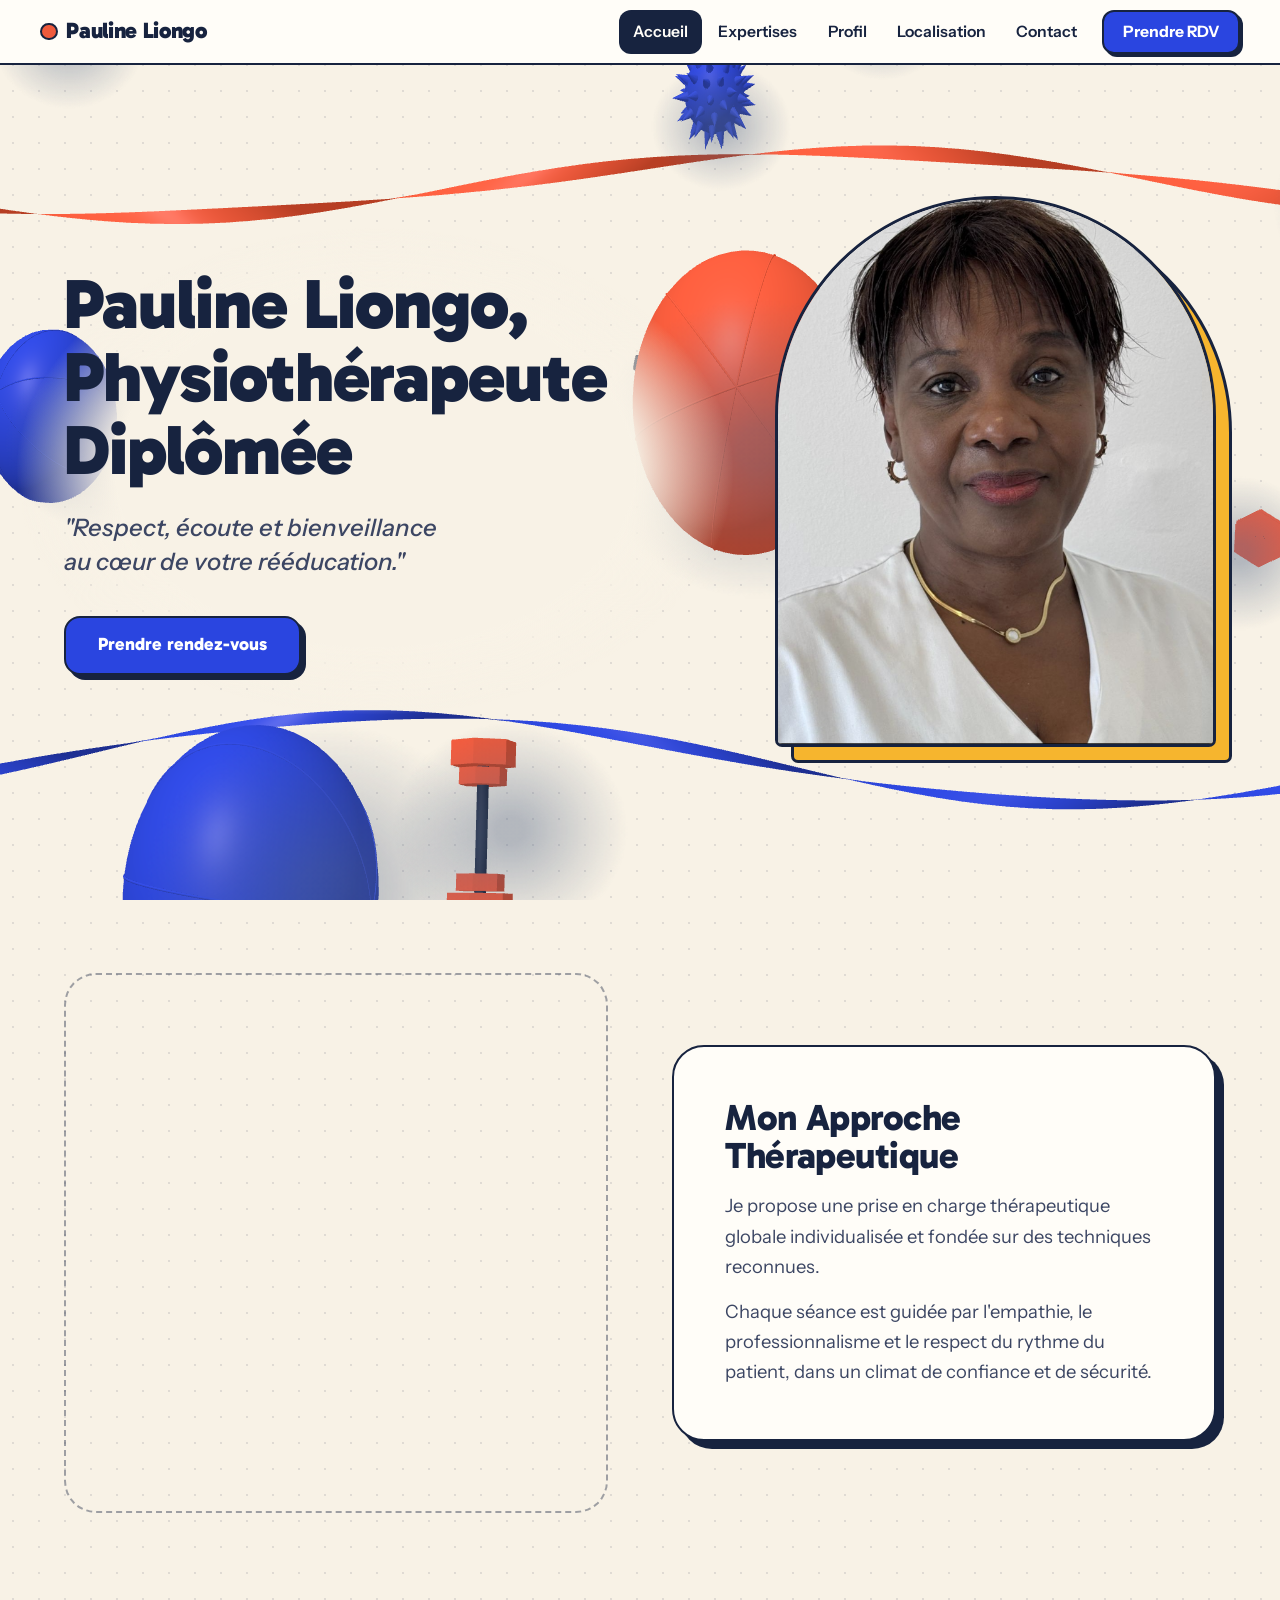
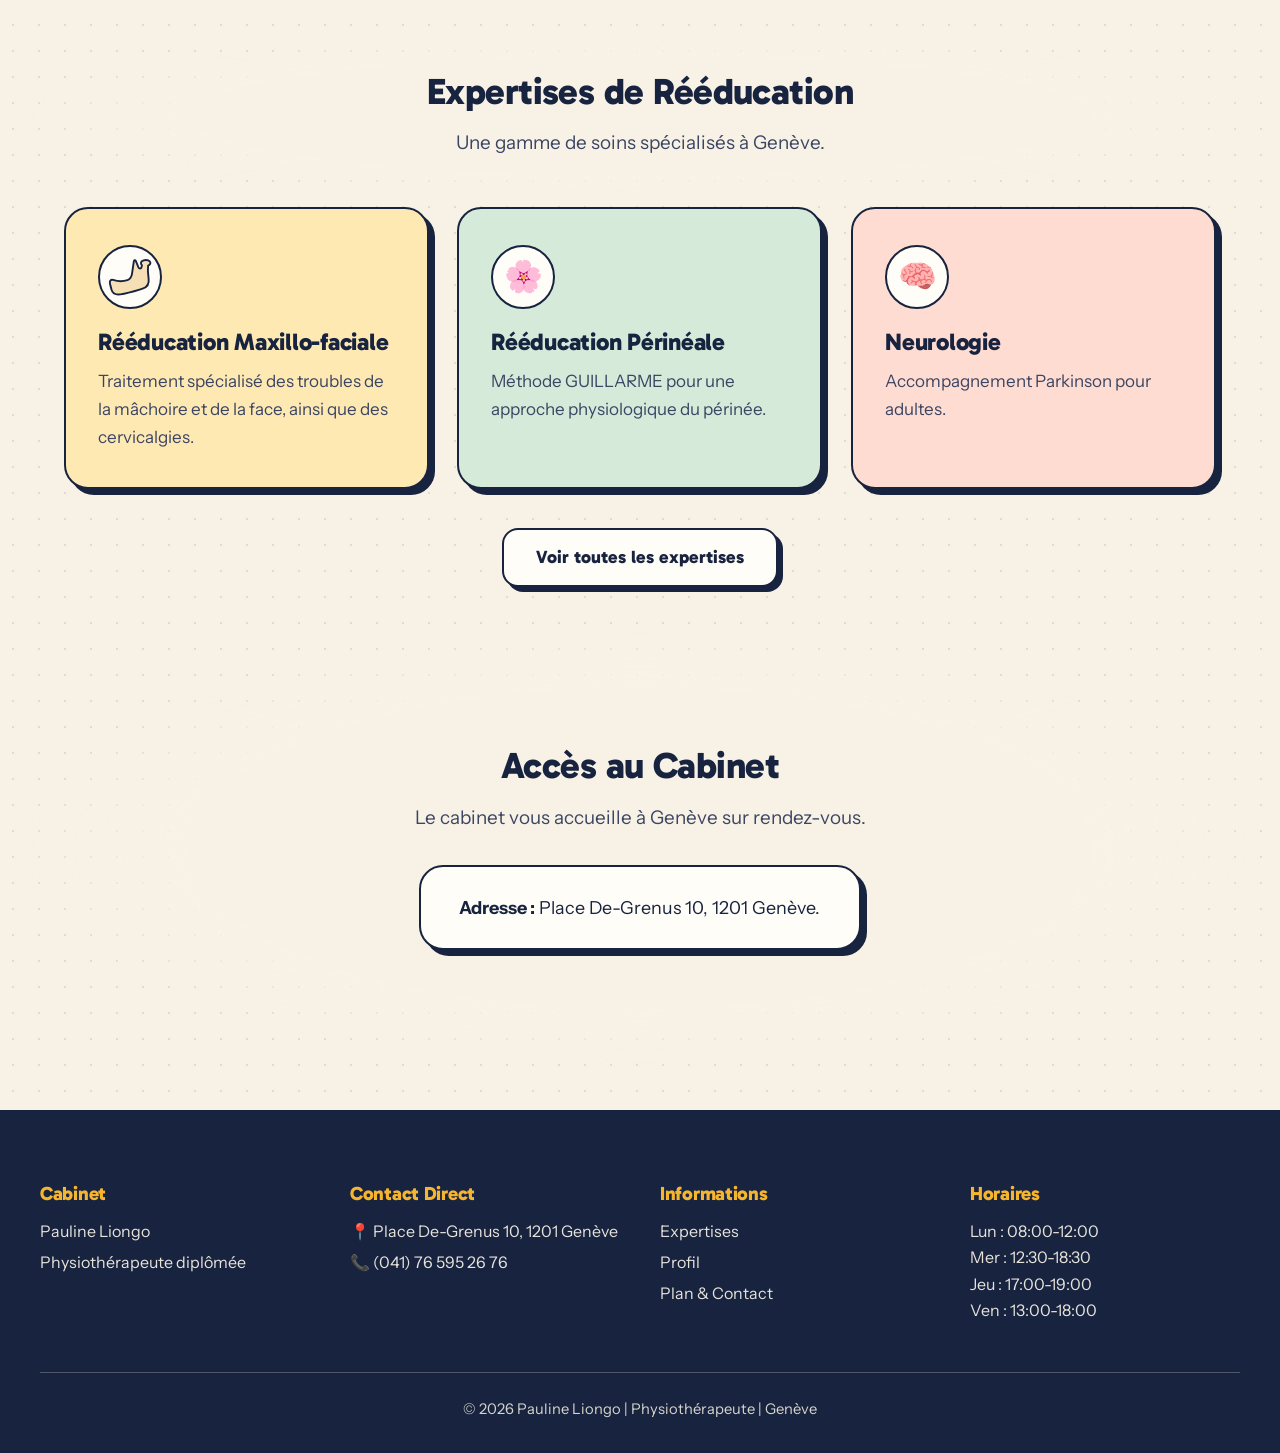
<file: index.html>
<!DOCTYPE html>
<html lang="fr">
<head>
    <meta charset="utf-8" />
    <meta name="viewport" content="width=device-width,initial-scale=1" />
    
    <!-- SEO Primaire -->
    <title>Pauline Liongo | Physiothérapeute à Genève</title>
    <meta name="description" content="Pauline Liongo, physiothérapeute diplômée. Spécialisée en rééducation maxillo-faciale, périnéale (méthode GUILLARME) et neurologie." />
    <meta name="keywords" content="physiothérapeute, Genève, rééducation maxillo-faciale, mâchoire, cervicalgie, périnée, méthode GUILLARME, Parkinson, orthopédie, Pauline Liongo" />
    <link rel="canonical" href="https://votre-site.ch/index.html" />

    <!-- Open Graph (Réseaux Sociaux) -->
    <meta property="og:type" content="website" />
    <meta property="og:title" content="Pauline Liongo - Physiothérapeute à Genève" />
    <meta property="og:description" content="Rééducation spécialisée (Maxillo-faciale, Périnéale, Neurologie) avec une approche humaine et bienveillante." />
    <meta property="og:url" content="https://votre-site.ch/index.html" />
    <meta property="og:site_name" content="Cabinet de Physiothérapie Pauline Liongo" />

    <!-- Favicon -->
    <link rel="icon" type="image/png" href="favicon.png" />

    <link rel="stylesheet" href="styles.css">

    <!-- Données Structurées (Google) -->
    <script type="application/ld+json">
    {
      "@context": "https://schema.org",
      "@type": "Physician",
      "name": "Pauline Liongo",
      "image": "https://votre-site.ch/logo.png",
      "description": "Physiothérapeute diplômée spécialisée en maxillo-faciale et rééducation périnéale.",
      "address": {
        "@type": "PostalAddress",
        "streetAddress": "Place De-Grenus 10",
        "addressLocality": "Genève",
        "postalCode": "1201",
        "addressCountry": "CH"
      },
      "geo": {
        "@type": "GeoCoordinates",
        "latitude": 46.2074,
        "longitude": 6.1424
      },
      "url": "https://votre-site.ch",
      "telephone": "(041) 76 595 26 76",
      "openingHoursSpecification": [
        {
          "@type": "OpeningHoursSpecification",
          "dayOfWeek": "Monday",
          "opens": "08:00",
          "closes": "12:00"
        },
        {
          "@type": "OpeningHoursSpecification",
          "dayOfWeek": "Wednesday",
          "opens": "12:30",
          "closes": "18:30"
        },
        {
          "@type": "OpeningHoursSpecification",
          "dayOfWeek": "Thursday",
          "opens": "17:00",
          "closes": "19:00"
        },
        {
          "@type": "OpeningHoursSpecification",
          "dayOfWeek": "Friday",
          "opens": "13:00",
          "closes": "18:00"
        }
      ]
    }
    </script>
</head>
<body>
    <header>
        <div class="nav-container">
            <a href="index.html" class="logo" aria-label="Accueil Pauline Liongo">Pauline Liongo</a>
            <nav aria-label="Navigation principale">
                <ul>
                    <li><a href="index.html" class="active">Accueil</a></li>
                    <li><a href="services.html">Expertises</a></li>
                    <li><a href="equipe.html">Profil</a></li>
                    <li><a href="localisation.html">Localisation</a></li>
                    <li><a href="contact.html">Contact</a></li>
                    <li><a href="prendreRdv.html" class="nav-cta">Prendre RDV</a></li>
                </ul>
            </nav>
        </div>
    </header>

    <main>
        <section class="hero hero--split">
            <div class="hero-content">
                <h1>Pauline Liongo, Physiothérapeute Diplômée</h1>
                <h2 class="hero-quote">"Respect, écoute et bienveillance au cœur de votre rééducation."</h2>
                
                <div class="hero-actions reveal">
                    <a href="prendreRdv.html" class="cta-button" aria-label="Prendre rendez-vous">Prendre rendez-vous</a>
                </div>
            </div>
            <div class="hero-image reveal">
                <img src="photo/Capture d'écran 2026-04-18 144607.png" alt="Cabinet de Physiothérapie Pauline Liongo" onerror="this.style.display='none'; this.parentNode.innerHTML='<div style=\'width:100%; height:100%; background:linear-gradient(135deg, #003d5b, #30638e); display:flex; align-items:center; justify-content:center; color:white; text-align:center; padding:2rem;\'><h3>Cabinet de Physiothérapie<br>Pauline Liongo</h3></div>'">
            </div>
        </section>

        <section id="philosophy" class="philosophy-section reveal">
            <div class="philosophy-image" aria-hidden="true">
                
            </div>
            <div class="philosophy-text">
                <div class="philosophy-title">
                    <h3>Mon Approche Thérapeutique</h3>
                </div>
                <div class="philosophy-content">
                    <p>Je propose une prise en charge thérapeutique globale individualisée et fondée sur des techniques reconnues.</p>
                    <p>Chaque séance est guidée par l'empathie, le professionnalisme et le respect du rythme du patient, dans un climat de confiance et de sécurité.</p>
                </div>
            </div>
        </section>

        <section id="services-preview">
            <div class="section-head reveal">
                <h3>Expertises de Rééducation</h3>
                <p class="lede">Une gamme de soins spécialisés à Genève.</p>
            </div>
            <div class="services-grid">
                <article class="service-card reveal">
                    <span class="icon" role="img" aria-label="Icône mâchoire"><svg viewBox="0 0 48 48" aria-hidden="true" focusable="false"><path d="M3.200 28.500C3.800 27.200 5 26.800 6.500 27.300C11 28.800 17 29 21.500 27.500C24.500 26.500 25.800 24.300 26.300 21L28.300 7.500C28.500 6.300 29.800 6.200 30.300 7.200L33 13.800C33.900 15.800 35.900 15.800 36.400 13.700L36.800 11.800C35.500 10.800 35.400 8.800 36.700 7.700C38.800 5.900 43.200 5.800 45 7.700C46.200 9 45.800 11 44.200 11.700L43.300 12.100C42.700 16.500 43.200 22 43.800 26C44.500 31 42.500 35 37.500 36.500C31 38.500 22 41.500 14 42.500C9.500 43 5.700 41.500 4.700 37.500C4.200 35.500 3.900 34 3.400 32.500C3 31 2.700 29.700 3.200 28.500Z" fill="#f6dfb4" stroke="#17233f" stroke-width="2" stroke-linejoin="round"/></svg></span>
                    <h4>Rééducation Maxillo-faciale</h4>
                    <p>Traitement spécialisé des troubles de la mâchoire et de la face, ainsi que des cervicalgies.</p>
                </article>
                <article class="service-card reveal">
                    <span class="icon" role="img" aria-label="Icône fleur">🌸</span>
                    <h4>Rééducation Périnéale</h4>
                    <p>Méthode GUILLARME pour une approche physiologique du périnée.</p>
                </article>
                <article class="service-card reveal">
                    <span class="icon" role="img" aria-label="Icône cerveau">🧠</span>
                    <h4>Neurologie</h4>
                    <p>Accompagnement Parkinson pour adultes.</p>
                </article>
            </div>
            <div class="cta-center reveal">
                <a href="services.html" class="cta-button cta-button--ghost">Voir toutes les expertises</a>
            </div>
        </section>

        <section id="location" class="location-section reveal">
            <h3>Accès au Cabinet</h3>
            <p class="lede">Le cabinet vous accueille à Genève sur rendez-vous.</p>
            <div class="address-card">
                <p><strong>Adresse :</strong> Place De-Grenus 10, 1201 Genève.</p>
            </div>
        </section>
    </main>

    <footer>
        <div class="footer-content">
            <div class="footer-section">
                <h4>Cabinet</h4>
                <p>Pauline Liongo</p>
                <p>Physiothérapeute diplômée</p>
            </div>
            <div class="footer-section">
                <h4>Contact Direct</h4>
                <p>📍 Place De-Grenus 10, 1201 Genève</p>
                <p>📞 <a href="tel:+41765952676" aria-label="Téléphone cabinet">(041) 76 595 26 76</a></p>
            </div>
            <div class="footer-section">
                <h4>Informations</h4>
                <p><a href="services.html">Expertises</a></p>
                <p><a href="equipe.html">Profil</a></p>
                <p><a href="contact.html">Plan & Contact</a></p>
            </div>
            <div class="footer-section">
                <h4>Horaires</h4>
                <p>Lun : 08:00-12:00<br>Mer : 12:30-18:30<br>Jeu : 17:00-19:00<br>Ven : 13:00-18:00</p>
            </div>
        </div>
        <div class="footer-bottom">
            <p>&copy; 2026 Pauline Liongo | Physiothérapeute | Genève</p>
        </div>
    </footer>

    <script src="js/main.js"></script>
</body>
</html>
</file>
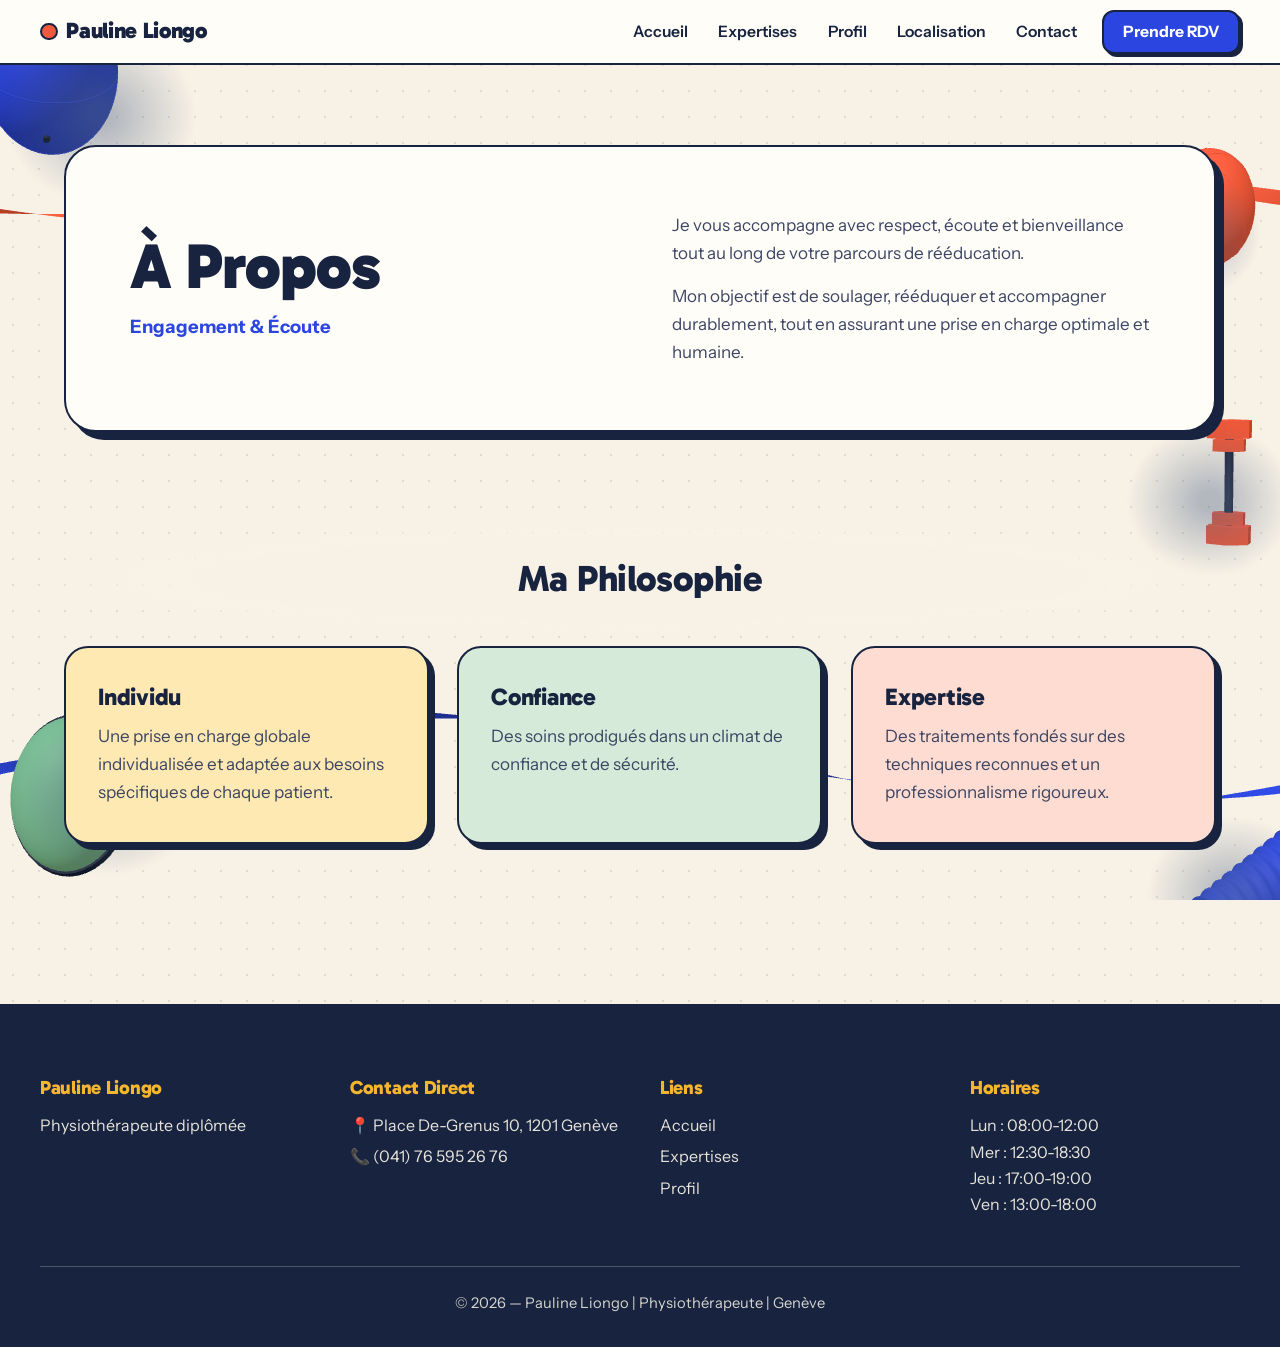
<file: apropos.html>
<!DOCTYPE html>
<html lang="fr">
<head>
    <meta charset="utf-8" />
    <meta name="viewport" content="width=device-width,initial-scale=1" />
    <title>À Propos - Pauline Liongo Physiothérapeute</title>
    <link rel="stylesheet" href="styles.css">
</head>
<body>
    <header>
        <div class="nav-container">
            <a href="index.html" class="logo">Pauline Liongo</a>
            <nav aria-label="Navigation principale">
                <ul>
                    <li><a href="index.html">Accueil</a></li>
                    <li><a href="services.html">Expertises</a></li>
                    <li><a href="equipe.html">Profil</a></li>
                    <li><a href="localisation.html">Localisation</a></li>
                    <li><a href="contact.html">Contact</a></li>
                    <li><a href="prendreRdv.html" class="nav-cta">Prendre RDV</a></li>
                </ul>
            </nav>
        </div>
    </header>

    <main>
        <section class="philosophy-section philosophy-section--first">
            <div class="philosophy-title">
                <h1>À Propos</h1>
                <p><strong>Engagement & Écoute</strong></p>
            </div>
            <div class="philosophy-content">
                <p>Je vous accompagne avec respect, écoute et bienveillance tout au long de votre parcours de rééducation.</p>
                <p>Mon objectif est de soulager, rééduquer et accompagner durablement, tout en assurant une prise en charge optimale et humaine.</p>
            </div>
        </section>

        <section>
            <div class="section-head">
                <h3>Ma Philosophie</h3>
            </div>
            <div class="services-grid">
                <article class="service-card">
                    <h4>Individu</h4>
                    <p>Une prise en charge globale individualisée et adaptée aux besoins spécifiques de chaque patient.</p>
                </article>
                <article class="service-card">
                    <h4>Confiance</h4>
                    <p>Des soins prodigués dans un climat de confiance et de sécurité.</p>
                </article>
                <article class="service-card">
                    <h4>Expertise</h4>
                    <p>Des traitements fondés sur des techniques reconnues et un professionnalisme rigoureux.</p>
                </article>
            </div>
        </section>
    </main>

    <footer>
        <div class="footer-content">
            <div class="footer-section">
                <h4>Pauline Liongo</h4>
                <p>Physiothérapeute diplômée</p>
            </div>
            <div class="footer-section">
                <h4>Contact Direct</h4>
                <p>📍 Place De-Grenus 10, 1201 Genève</p>
                <p>📞 <a href="tel:+41765952676">(041) 76 595 26 76</a></p>
            </div>

            <div class="footer-section">
                <h4>Liens</h4>
                <p><a href="index.html">Accueil</a></p>
                <p><a href="services.html">Expertises</a></p>
                <p><a href="equipe.html">Profil</a></p>
            </div>
            <div class="footer-section">
                <h4>Horaires</h4>
                <p>Lun : 08:00-12:00<br>Mer : 12:30-18:30<br>Jeu : 17:00-19:00<br>Ven : 13:00-18:00</p>
            </div>
        </div>
        <div class="footer-bottom">
            <p>&copy; 2026 — Pauline Liongo | Physiothérapeute | Genève</p>
        </div>
    </footer>
    <script src="js/main.js"></script>
</body>
</html>
</file>
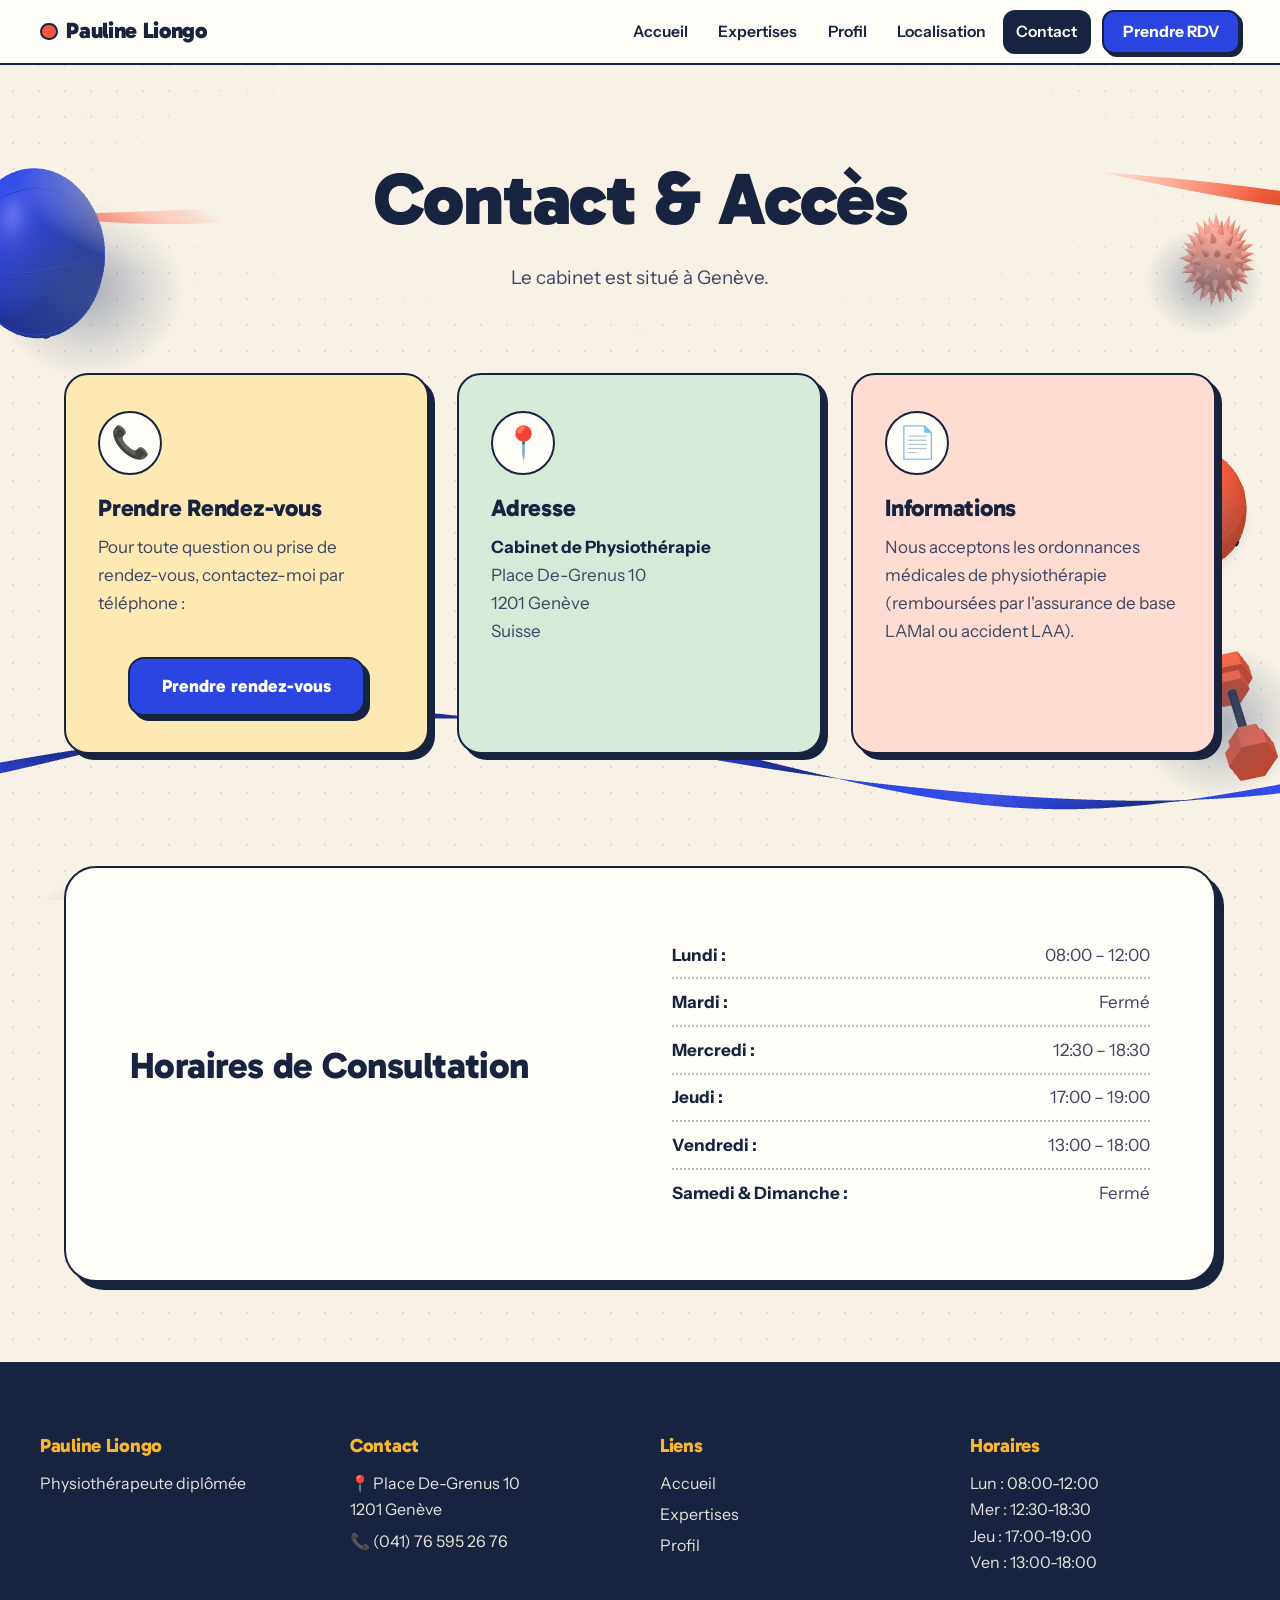
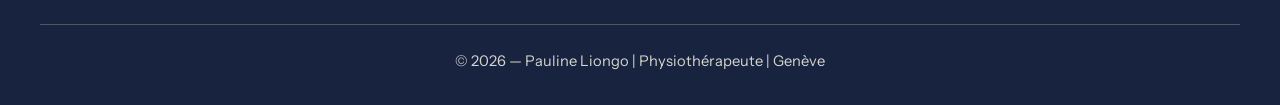
<file: contact.html>
<!DOCTYPE html>
<html lang="fr">
<head>
    <meta charset="utf-8" />
    <meta name="viewport" content="width=device-width,initial-scale=1" />
    <title>Contact - Pauline Liongo Physiothérapeute</title>
    <link rel="stylesheet" href="styles.css">
</head>
<body>
    <header>
        <div class="nav-container">
            <a href="index.html" class="logo">Pauline Liongo</a>
            <nav aria-label="Navigation principale">
                <ul>
                    <li><a href="index.html">Accueil</a></li>
                    <li><a href="services.html">Expertises</a></li>
                    <li><a href="equipe.html">Profil</a></li>
                    <li><a href="localisation.html">Localisation</a></li>
                    <li><a href="contact.html" class="active">Contact</a></li>
                    <li><a href="prendreRdv.html" class="nav-cta">Prendre RDV</a></li>
                </ul>
            </nav>
        </div>
    </header>

    <main>
        <div class="page-head">
            <h1>Contact & Accès</h1>
            <p class="lede">Le cabinet est situé à Genève.</p>
        </div>

        <section class="services-grid">
            <article class="service-card">
                <div class="icon">📞</div>
                <h3>Prendre Rendez-vous</h3>
                <p>Pour toute question ou prise de rendez-vous, contactez-moi par téléphone :</p>
                <div class="cta-center">
                    <a href="prendreRdv.html" class="cta-button">Prendre rendez-vous</a>
                </div>
            </article>

            <article class="service-card">
                <div class="icon">📍</div>
                <h3>Adresse</h3>
                <p><strong>Cabinet de Physiothérapie</strong><br>
                Place De-Grenus 10<br>
                1201 Genève<br>
                Suisse</p>
            </article>

            <article class="service-card">
                <div class="icon">📄</div>
                <h3>Informations</h3>
                <p>Nous acceptons les ordonnances médicales de physiothérapie (remboursées par l'assurance de base LAMal ou accident LAA).</p>
            </article>
        </section>

        <section class="philosophy-section">
            <div class="philosophy-title">
                <h3>Horaires de Consultation</h3>
            </div>
            <div class="philosophy-content">
                <ul class="hours-list">
                    <li><strong>Lundi :</strong> 08:00 – 12:00</li>
                    <li><strong>Mardi :</strong> Fermé</li>
                    <li><strong>Mercredi :</strong> 12:30 – 18:30</li>
                    <li><strong>Jeudi :</strong> 17:00 – 19:00</li>
                    <li><strong>Vendredi :</strong> 13:00 – 18:00</li>
                    <li><strong>Samedi & Dimanche :</strong> Fermé</li>
                </ul>
            </div>
        </section>
    </main>

    <footer>
        <div class="footer-content">
            <div class="footer-section">
                <h4>Pauline Liongo</h4>
                <p>Physiothérapeute diplômée</p>
            </div>
            <div class="footer-section">
                <h4>Contact</h4>
                <p>📍 Place De-Grenus 10<br>1201 Genève</p>
                <p>📞 <a href="tel:+41765952676">(041) 76 595 26 76</a></p>
            </div>
            <div class="footer-section">
                <h4>Liens</h4>
                <p><a href="index.html">Accueil</a></p>
                <p><a href="services.html">Expertises</a></p>
                <p><a href="equipe.html">Profil</a></p>
            </div>
            <div class="footer-section">
                <h4>Horaires</h4>
                <p>Lun : 08:00-12:00<br>Mer : 12:30-18:30<br>Jeu : 17:00-19:00<br>Ven : 13:00-18:00</p>
            </div>
        </div>
        <div class="footer-bottom">
            <p>&copy; 2026 — Pauline Liongo | Physiothérapeute | Genève</p>
        </div>
    </footer>
    <script src="js/main.js"></script>
</body>
</html>
</file>
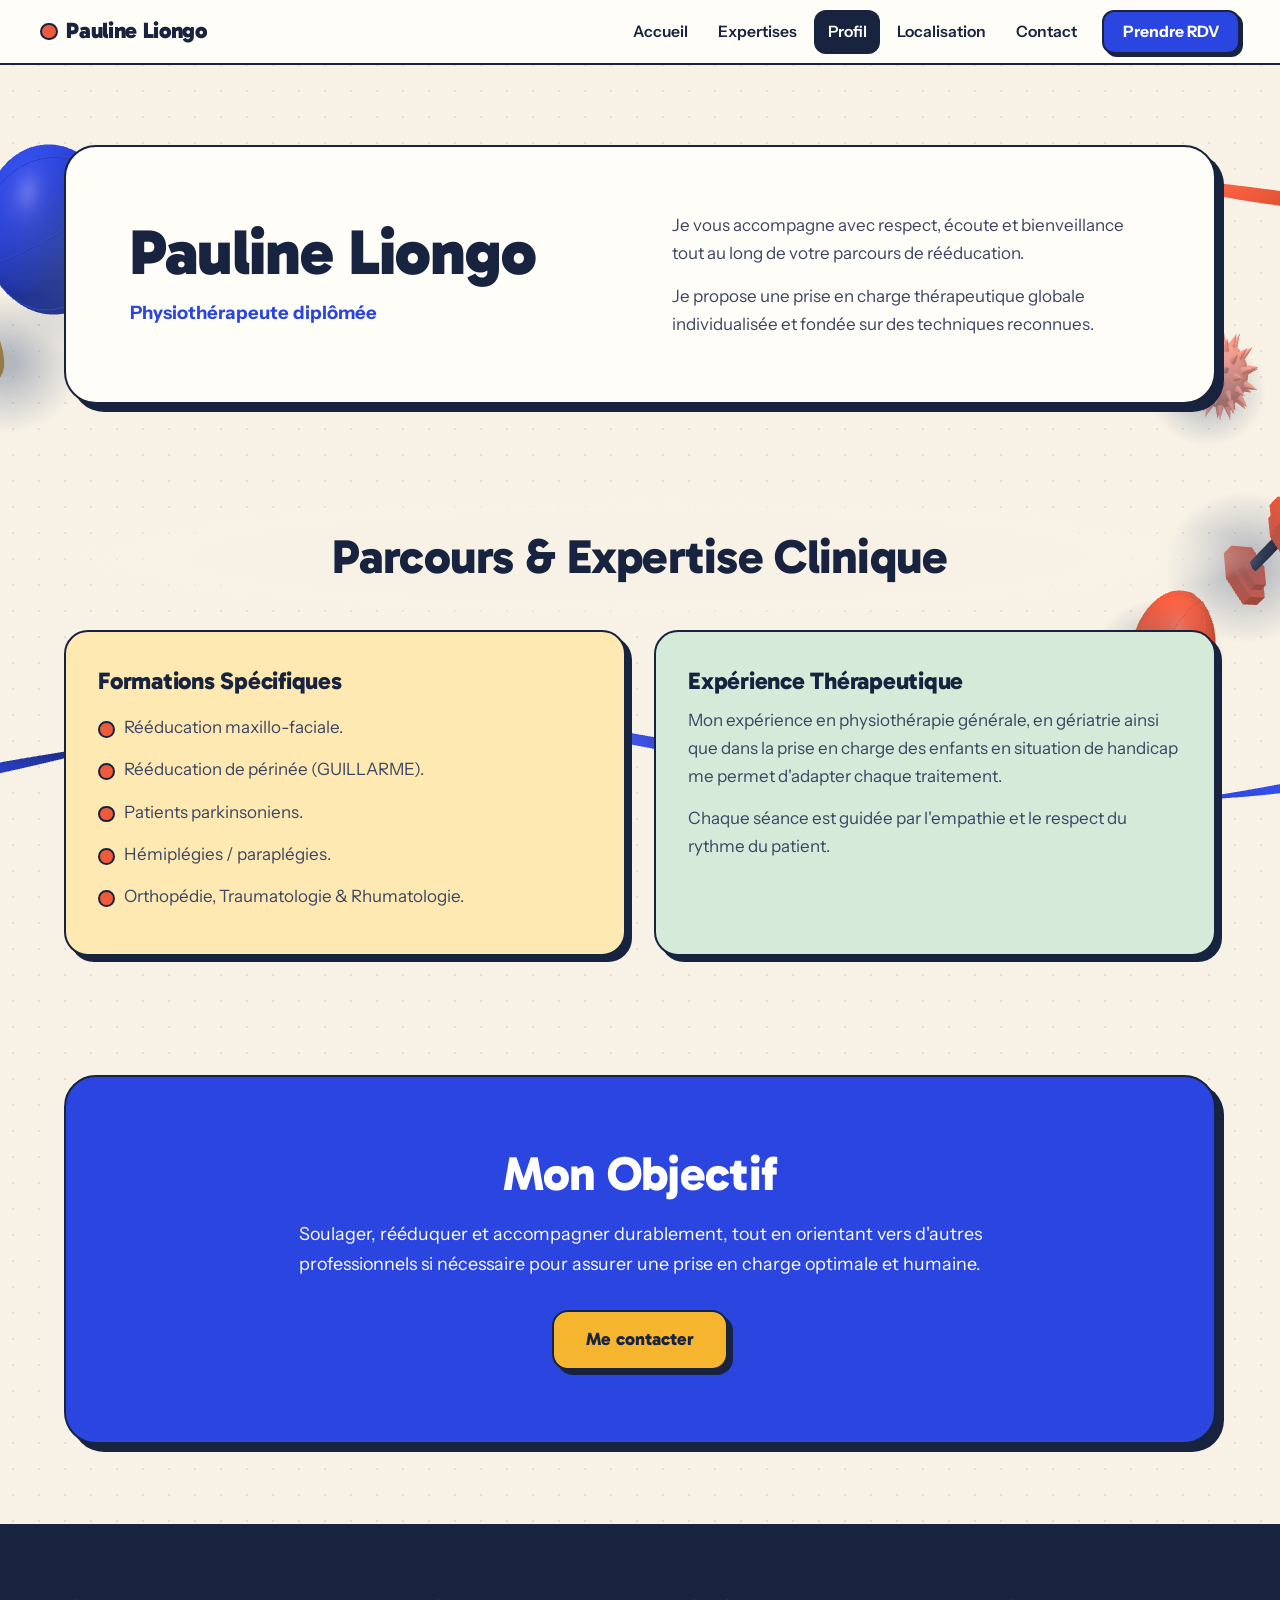
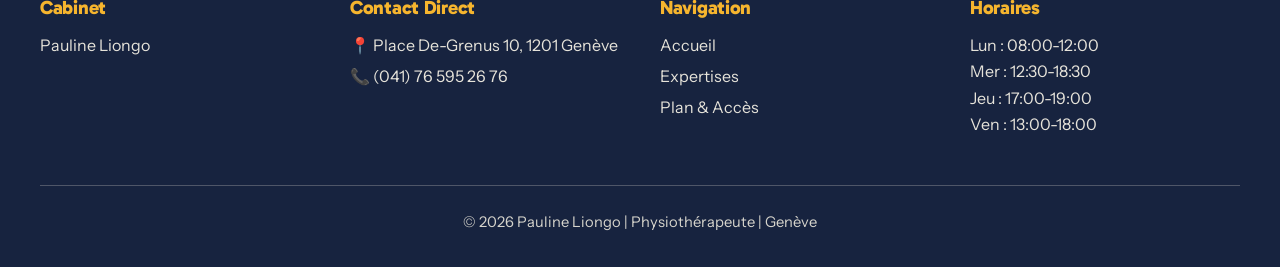
<file: equipe.html>
<!DOCTYPE html>
<html lang="fr">
<head>
    <meta charset="utf-8" />
    <meta name="viewport" content="width=device-width,initial-scale=1" />
    <title>Profil de Pauline Liongo | Physiothérapeute diplômée</title>
    <meta name="description" content="Découvrez le parcours de Pauline Liongo, physiothérapeute spécialisée. Une approche humaine basée sur l'empathie et le professionnalisme." />
    <link rel="stylesheet" href="styles.css">
</head>
<body>
    <header>
        <div class="nav-container">
            <a href="index.html" class="logo">Pauline Liongo</a>
            <nav aria-label="Navigation principale">
                <ul>
                    <li><a href="index.html">Accueil</a></li>
                    <li><a href="services.html">Expertises</a></li>
                    <li><a href="equipe.html" class="active">Profil</a></li>
                    <li><a href="localisation.html">Localisation</a></li>
                    <li><a href="contact.html">Contact</a></li>
                    <li><a href="prendreRdv.html" class="nav-cta">Prendre RDV</a></li>
                </ul>
            </nav>
        </div>
    </header>

    <main>
        <section class="philosophy-section philosophy-section--first">
            <div class="philosophy-title">
                <h1>Pauline Liongo</h1>
                <p><strong>Physiothérapeute diplômée</strong></p>
            </div>
            <div class="philosophy-content">
                <p>Je vous accompagne avec respect, écoute et bienveillance tout au long de votre parcours de rééducation.</p>
                <p>Je propose une prise en charge thérapeutique globale individualisée et fondée sur des techniques reconnues.</p>
            </div>
        </section>

        <section>
            <div class="section-head">
                <h2>Parcours & Expertise Clinique</h2>
            </div>
            
            <div class="services-grid">
                <article class="service-card">
                    <h4>Formations Spécifiques</h4>
                    <ul class="specialties-list">
                        <li>Rééducation maxillo-faciale.</li>
                        <li>Rééducation de périnée (GUILLARME).</li>
                        <li>Patients parkinsoniens.</li>
                        <li>Hémiplégies / paraplégies.</li>
                        <li>Orthopédie, Traumatologie & Rhumatologie.</li>
                    </ul>
                </article>
                <article class="service-card">
                    <h4>Expérience Thérapeutique</h4>
                    <p>Mon expérience en physiothérapie générale, en gériatrie ainsi que dans la prise en charge des enfants en situation de handicap me permet d'adapter chaque traitement.</p>
                    <p>Chaque séance est guidée par l'empathie et le respect du rythme du patient.</p>
                </article>
            </div>
        </section>

        <section class="cta-box cta-box--highlight">
            <h2>Mon Objectif</h2>
            <p>Soulager, rééduquer et accompagner durablement, tout en orientant vers d'autres professionnels si nécessaire pour assurer une prise en charge optimale et humaine.</p>
            <a href="contact.html" class="cta-button">Me contacter</a>
        </section>
    </main>

    <footer>
        <div class="footer-content">
            <div class="footer-section">
                <h4>Cabinet</h4>
                <p>Pauline Liongo</p>
            </div>
            <div class="footer-section">
                <h4>Contact Direct</h4>
                <p>📍 Place De-Grenus 10, 1201 Genève</p>
                <p>📞 <a href="tel:+41765952676">(041) 76 595 26 76</a></p>
            </div>

            <div class="footer-section">
                <h4>Navigation</h4>
                <p><a href="index.html">Accueil</a></p>
                <p><a href="services.html">Expertises</a></p>
                <p><a href="contact.html">Plan & Accès</a></p>
            </div>
            <div class="footer-section">
                <h4>Horaires</h4>
                <p>Lun : 08:00-12:00<br>Mer : 12:30-18:30<br>Jeu : 17:00-19:00<br>Ven : 13:00-18:00</p>
            </div>
        </div>
        <div class="footer-bottom">
            <p>&copy; 2026 Pauline Liongo | Physiothérapeute | Genève</p>
        </div>
    </footer>
    <script src="js/main.js"></script>
</body>
</html>
</file>
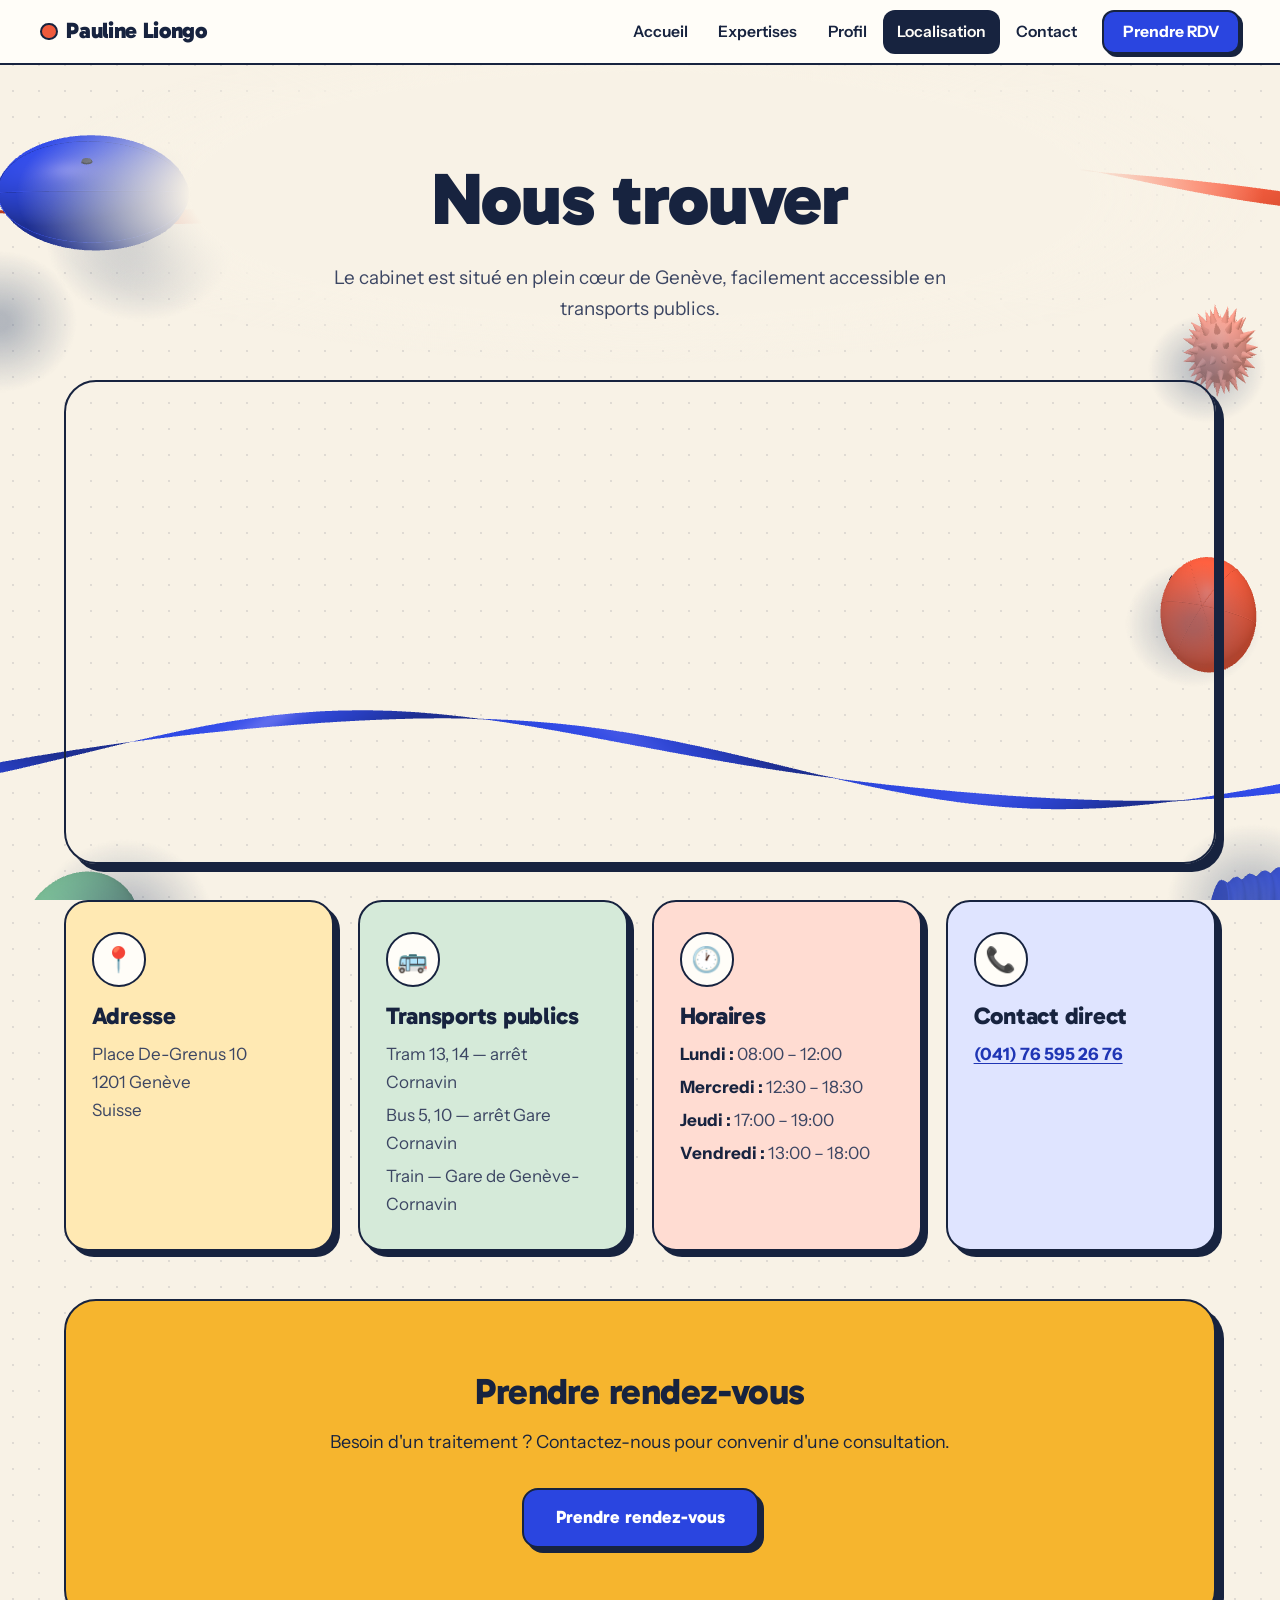
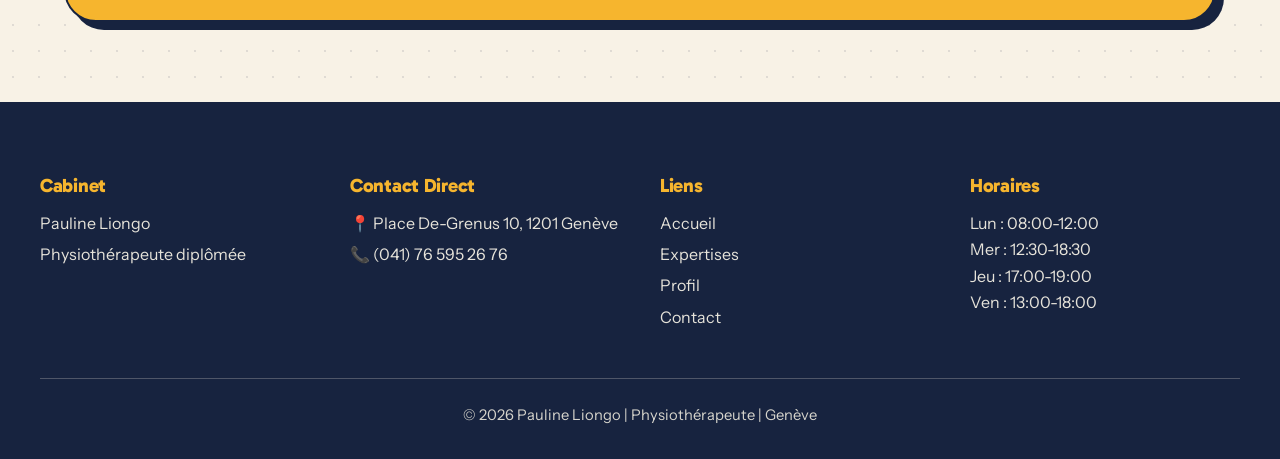
<file: localisation.html>
<!DOCTYPE html>
<html lang="fr">
<head>
    <meta charset="utf-8" />
    <meta name="viewport" content="width=device-width,initial-scale=1" />
    <title>Localisation | Pauline Liongo Physiothérapeute Genève</title>
    <meta name="description" content="Trouvez le cabinet de physiothérapie de Pauline Liongo à Genève, Place De-Grenus 10, 1201 Genève." />
    <link rel="stylesheet" href="styles.css">
</head>
<body>
    <header>
        <div class="nav-container">
            <a href="index.html" class="logo">Pauline Liongo</a>
            <nav aria-label="Navigation principale">
                <ul>
                    <li><a href="index.html">Accueil</a></li>
                    <li><a href="services.html">Expertises</a></li>
                    <li><a href="equipe.html">Profil</a></li>
                    <li><a href="localisation.html" class="active">Localisation</a></li>
                    <li><a href="contact.html">Contact</a></li>
                    <li><a href="prendreRdv.html" class="nav-cta">Prendre RDV</a></li>
                </ul>
            </nav>
        </div>
    </header>

    <main>
        <div class="page-head">
            <h1>Nous trouver</h1>
            <p class="lede">Le cabinet est situé en plein cœur de Genève, facilement accessible en transports publics.</p>
        </div>

        <div class="map-wrapper">
            <iframe
                src="https://www.google.com/maps?q=Place+De-Grenus+10,+1201+Gen%C3%A8ve,+Suisse&output=embed&hl=fr"
                allowfullscreen
                loading="lazy"
                referrerpolicy="no-referrer-when-downgrade"
                title="Localisation du cabinet de physiothérapie Pauline Liongo">
            </iframe>
        </div>

        <div class="info-grid">
            <div class="info-card">
                <span class="icon">📍</span>
                <h3>Adresse</h3>
                <p>
                    Place De-Grenus 10<br>
                    1201 Genève<br>
                    Suisse
                </p>
            </div>

            <div class="info-card">
                <span class="icon">🚌</span>
                <h3>Transports publics</h3>
                <ul>
                    <li>Tram 13, 14 — arrêt Cornavin</li>
                    <li>Bus 5, 10 — arrêt Gare Cornavin</li>
                    <li>Train — Gare de Genève-Cornavin</li>
                </ul>
            </div>

            <div class="info-card">
                <span class="icon">🕐</span>
                <h3>Horaires</h3>
                <ul>
                    <li><strong>Lundi :</strong> 08:00 – 12:00</li>
                    <li><strong>Mercredi :</strong> 12:30 – 18:30</li>
                    <li><strong>Jeudi :</strong> 17:00 – 19:00</li>
                    <li><strong>Vendredi :</strong> 13:00 – 18:00</li>
                </ul>
            </div>

            <div class="info-card">
                <span class="icon">📞</span>
                <h3>Contact direct</h3>
                <p>
                    <a href="tel:+41765952676">(041) 76 595 26 76</a>
                </p>
            </div>
        </div>

        <section class="cta-box">
            <h3>Prendre rendez-vous</h3>
            <p>Besoin d'un traitement ? Contactez-nous pour convenir d'une consultation.</p>
            <a href="prendreRdv.html" class="cta-button">Prendre rendez-vous</a>
        </section>
    </main>

    <footer>
        <div class="footer-content">
            <div class="footer-section">
                <h4>Cabinet</h4>
                <p>Pauline Liongo</p>
                <p>Physiothérapeute diplômée</p>
            </div>
            <div class="footer-section">
                <h4>Contact Direct</h4>
                <p>📍 Place De-Grenus 10, 1201 Genève</p>
                <p>📞 <a href="tel:+41765952676">(041) 76 595 26 76</a></p>
            </div>
            <div class="footer-section">
                <h4>Liens</h4>
                <p><a href="index.html">Accueil</a></p>
                <p><a href="services.html">Expertises</a></p>
                <p><a href="equipe.html">Profil</a></p>
                <p><a href="contact.html">Contact</a></p>
            </div>
            <div class="footer-section">
                <h4>Horaires</h4>
                <p>Lun : 08:00-12:00<br>Mer : 12:30-18:30<br>Jeu : 17:00-19:00<br>Ven : 13:00-18:00</p>
            </div>
        </div>
        <div class="footer-bottom">
            <p>&copy; 2026 Pauline Liongo | Physiothérapeute | Genève</p>
        </div>
    </footer>
    <script src="js/main.js"></script>
</body>
</html>
</file>
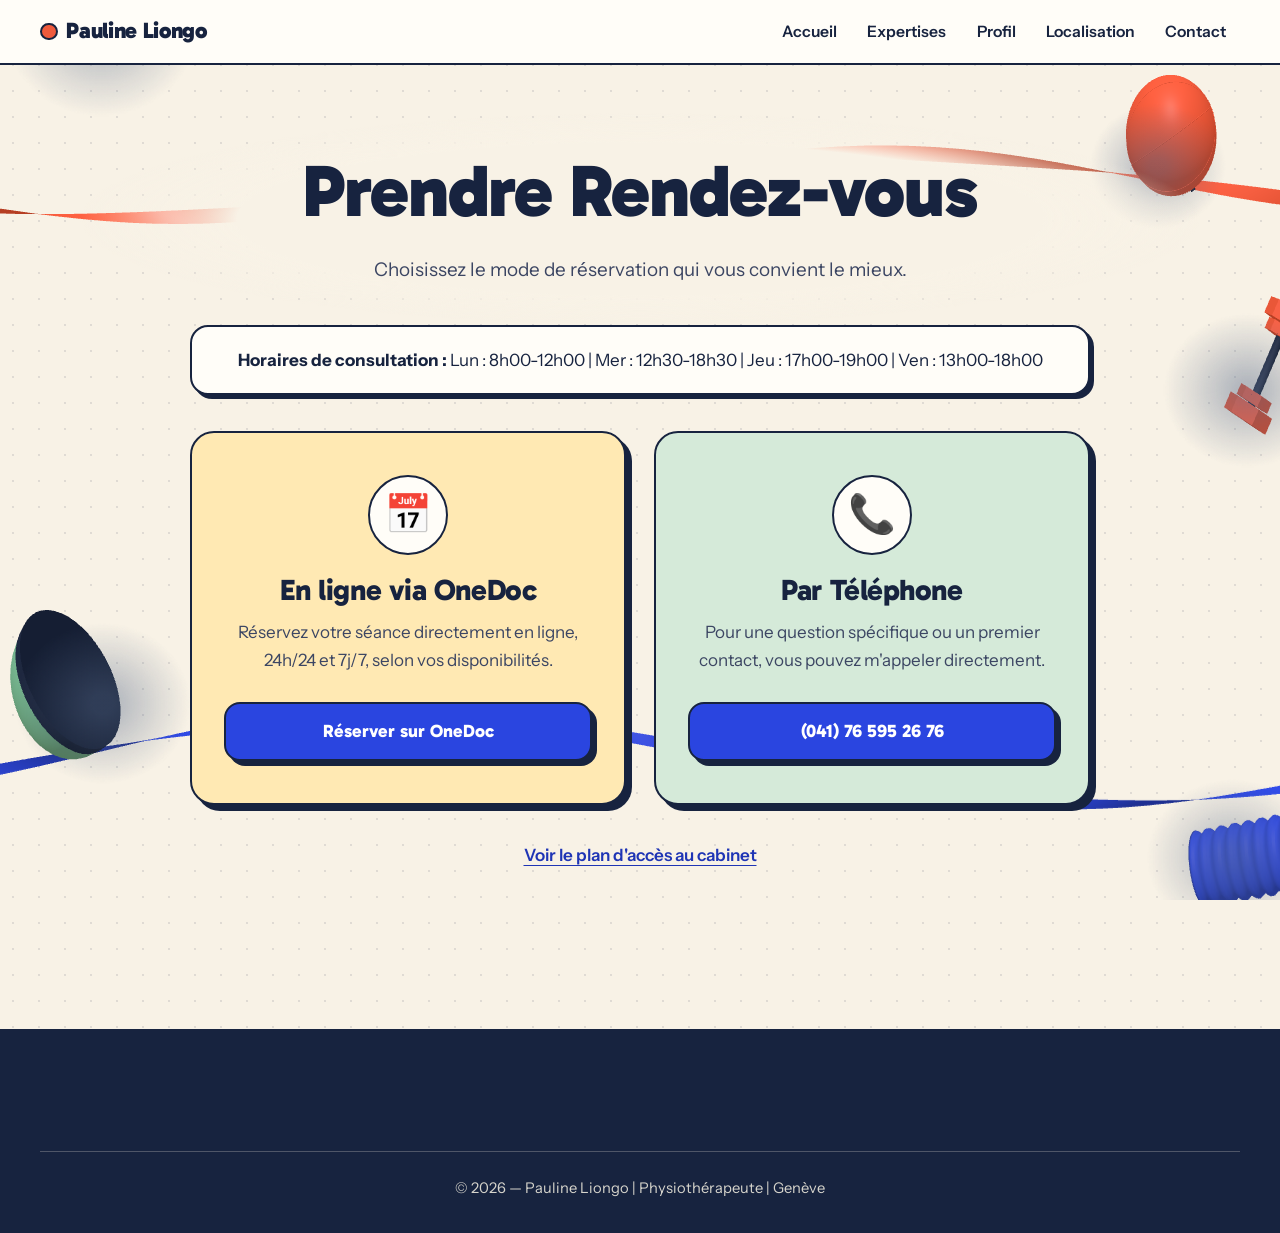
<file: prendreRdv.html>
<!DOCTYPE html>
<html lang="fr">
<head>
    <meta charset="utf-8" />
    <meta name="viewport" content="width=device-width,initial-scale=1" />
    <title>Prendre Rendez-vous | Pauline Liongo Physiothérapeute</title>
    <link rel="stylesheet" href="styles.css">
</head>
<body>
    <header>
        <div class="nav-container">
            <a href="index.html" class="logo">Pauline Liongo</a>
            <nav aria-label="Navigation principale">
                <ul>
                    <li><a href="index.html">Accueil</a></li>
                    <li><a href="services.html">Expertises</a></li>
                    <li><a href="equipe.html">Profil</a></li>
                    <li><a href="localisation.html">Localisation</a></li>
                    <li><a href="contact.html">Contact</a></li>
                </ul>
            </nav>
        </div>
    </header>

    <main class="page-rdv">
        <div class="rdv-head">
            <h1>Prendre Rendez-vous</h1>
            <p class="lede">
                Choisissez le mode de réservation qui vous convient le mieux.
            </p>
        </div>

        <div class="hours-note">
            <p><strong>Horaires de consultation :</strong> Lun : 8h00-12h00 | Mer : 12h30-18h30 | Jeu : 17h00-19h00 | Ven : 13h00-18h00</p>
        </div>

        <div class="booking-options">
            <!-- Option OneDoc -->
            <article class="booking-card">
                <div class="icon">📅</div>
                <h2>En ligne via OneDoc</h2>
                <p>Réservez votre séance directement en ligne, 24h/24 et 7j/7, selon vos disponibilités.</p>
                <a href="https://www.onedoc.ch/fr/physiotherapeute/geneve/pc02n/pauline-liongo" target="_blank" rel="noopener" class="cta-button">Réserver sur OneDoc</a>
            </article>

            <!-- Option Téléphone -->
            <article class="booking-card">
                <div class="icon">📞</div>
                <h2>Par Téléphone</h2>
                <p>Pour une question spécifique ou un premier contact, vous pouvez m'appeler directement.</p>
                <a href="tel:+41765952676" class="cta-button">(041) 76 595 26 76</a>
            </article>
        </div>

        <div class="access-link">
            <p><a href="contact.html">Voir le plan d'accès au cabinet</a></p>
        </div>
    </main>

    <footer>
        <div class="footer-bottom">
            <p>&copy; 2026 — Pauline Liongo | Physiothérapeute | Genève</p>
        </div>
    </footer>
    <script src="js/main.js"></script>
</body>
</html>
</file>
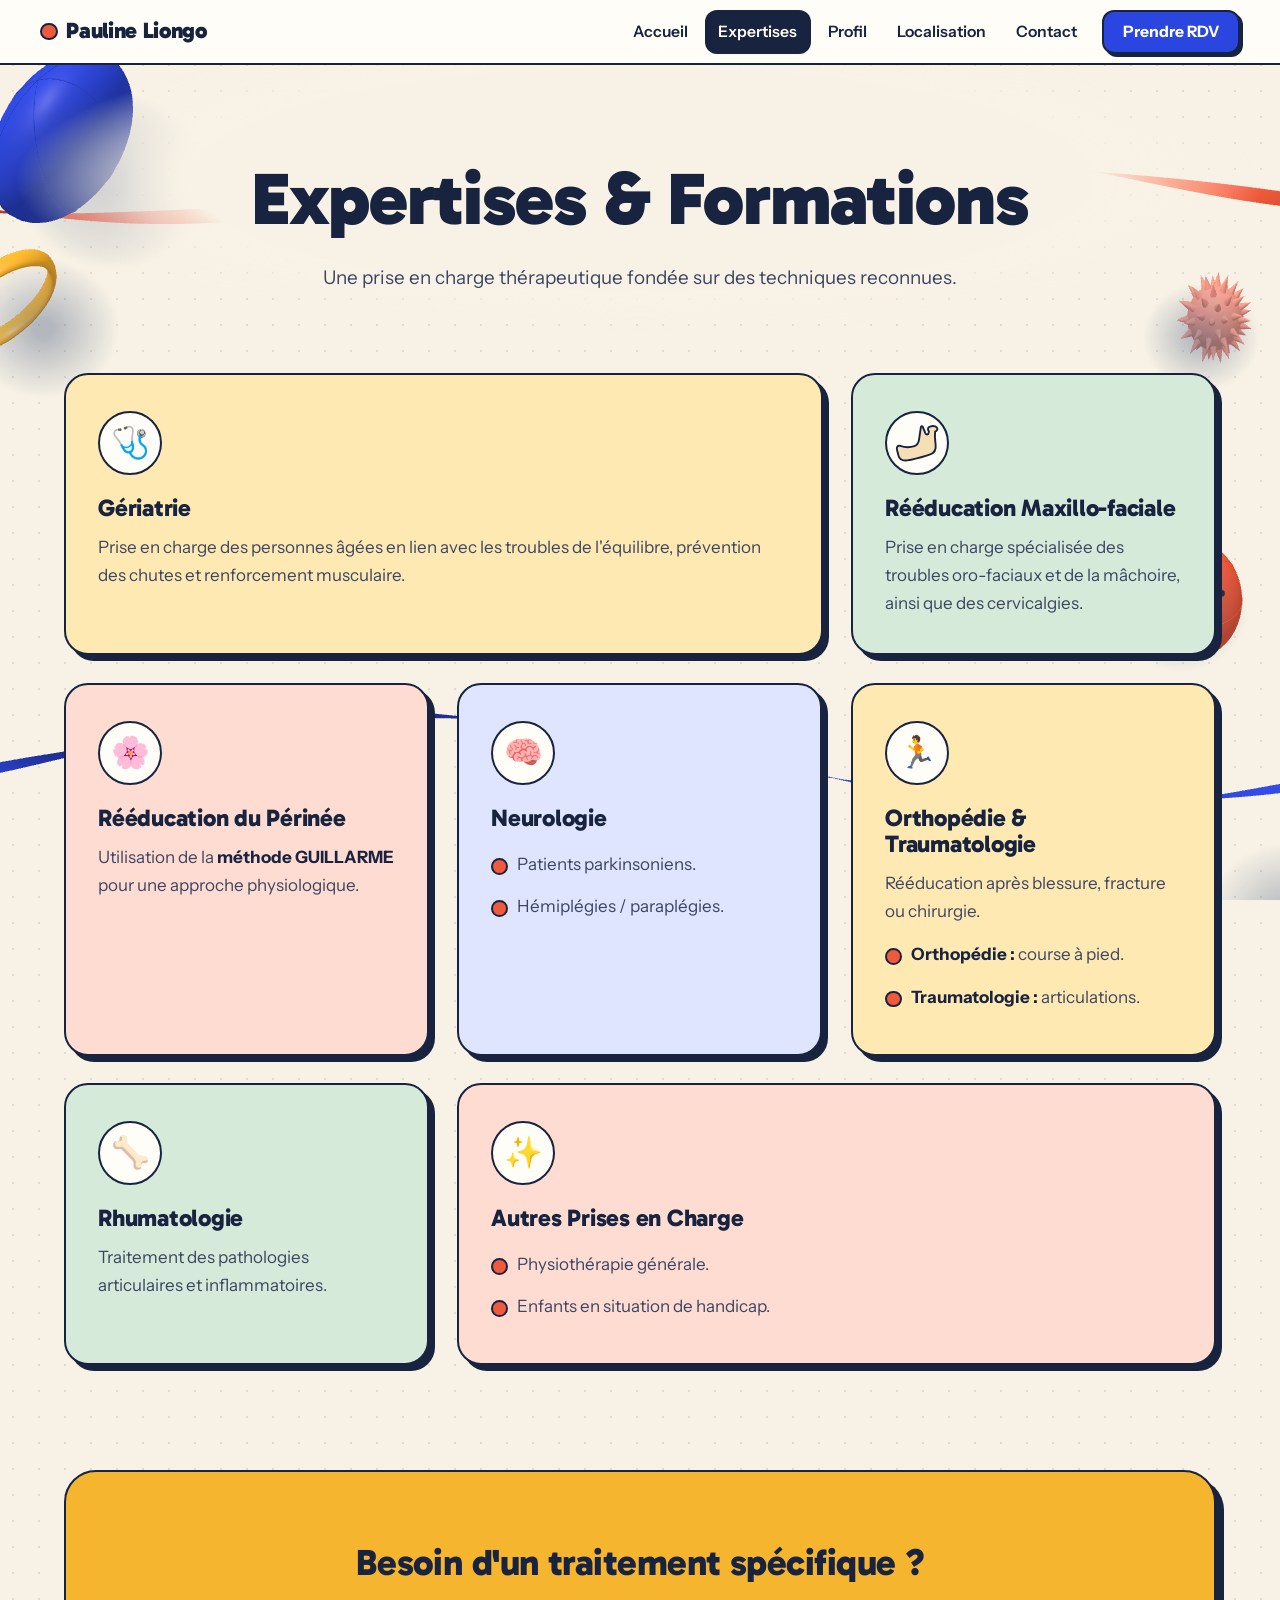
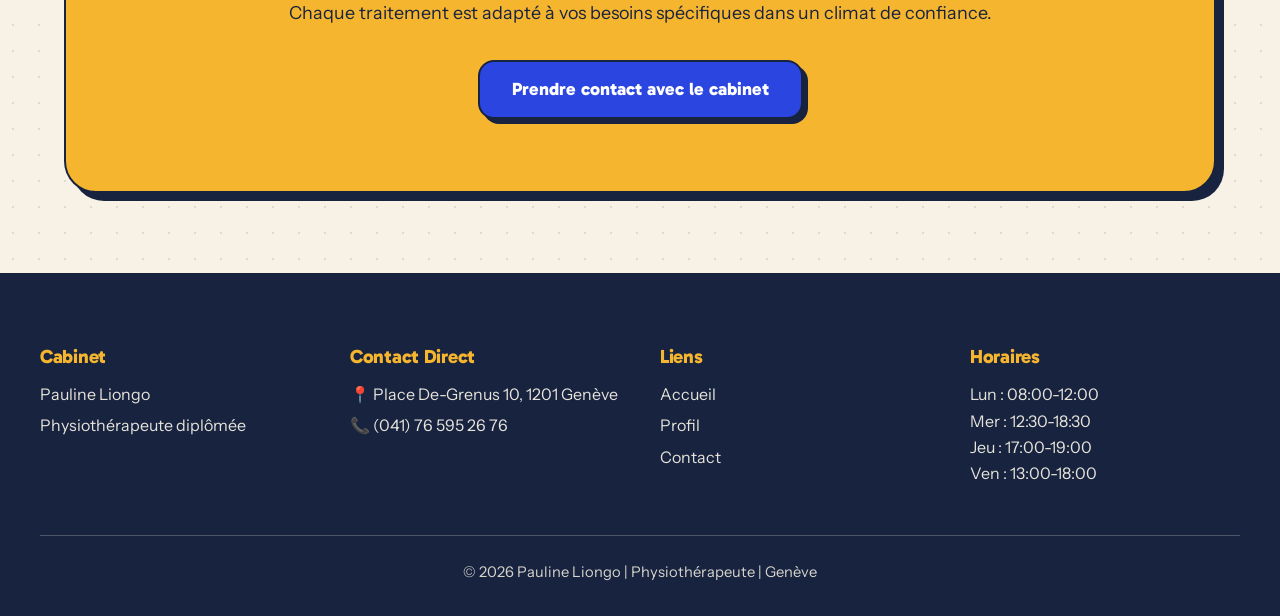
<file: services.html>
<!DOCTYPE html>
<html lang="fr">
<head>
    <meta charset="utf-8" />
    <meta name="viewport" content="width=device-width,initial-scale=1" />
    <title>Expertises | Pauline Liongo Physiothérapeute Genève</title>
    <meta name="description" content="Découvrez les expertises de Pauline Liongo : Rééducation maxillo-faciale, périnéale méthode GUILLARME, neurologie, orthopédie et rhumatologie." />
    <link rel="stylesheet" href="styles.css">
</head>
<body>
    <header>
        <div class="nav-container">
            <a href="index.html" class="logo">Pauline Liongo</a>
            <nav aria-label="Navigation principale">
                <ul>
                    <li><a href="index.html">Accueil</a></li>
                    <li><a href="services.html" class="active">Expertises</a></li>
                    <li><a href="equipe.html">Profil</a></li>
                    <li><a href="localisation.html">Localisation</a></li>
                    <li><a href="contact.html">Contact</a></li>
                    <li><a href="prendreRdv.html" class="nav-cta">Prendre RDV</a></li>
                </ul>
            </nav>
        </div>
    </header>

    <main>
        <div class="page-head">
            <h1>Expertises & Formations</h1>
            <p class="lede">Une prise en charge thérapeutique fondée sur des techniques reconnues.</p>
        </div>

        <section class="services-grid">
            <article class="service-card">
                <span class="icon" role="img" aria-label="Gériatrie">🩺</span>
                <h2>Gériatrie</h2>
                <p>Prise en charge des personnes âgées en lien avec les troubles de l'équilibre, prévention des chutes et renforcement musculaire.</p>
            </article>

            <article class="service-card">
                <span class="icon" role="img" aria-label="Mâchoire"><svg viewBox="0 0 48 48" aria-hidden="true" focusable="false"><path d="M3.200 28.500C3.800 27.200 5 26.800 6.500 27.300C11 28.800 17 29 21.500 27.500C24.500 26.500 25.800 24.300 26.300 21L28.300 7.500C28.500 6.300 29.800 6.200 30.300 7.200L33 13.800C33.900 15.800 35.900 15.800 36.400 13.700L36.800 11.800C35.500 10.800 35.400 8.800 36.700 7.700C38.800 5.900 43.200 5.800 45 7.700C46.200 9 45.800 11 44.200 11.700L43.300 12.100C42.700 16.500 43.200 22 43.800 26C44.500 31 42.500 35 37.500 36.500C31 38.500 22 41.500 14 42.500C9.500 43 5.700 41.500 4.700 37.500C4.200 35.500 3.900 34 3.400 32.500C3 31 2.700 29.700 3.200 28.500Z" fill="#f6dfb4" stroke="#17233f" stroke-width="2" stroke-linejoin="round"/></svg></span>
                <h3>Rééducation Maxillo-faciale</h3>
                <p>Prise en charge spécialisée des troubles oro-faciaux et de la mâchoire, ainsi que des cervicalgies.</p>
            </article>

            <article class="service-card">
                <span class="icon" role="img" aria-label="Périnée">🌸</span>
                <h3>Rééducation du Périnée</h3>
                <p>Utilisation de la <strong>méthode GUILLARME</strong> pour une approche physiologique.</p>
            </article>

            <article class="service-card">
                <span class="icon" role="img" aria-label="Cerveau">🧠</span>
                <h3>Neurologie</h3>
                <ul class="specialties-list">
                    <li>Patients parkinsoniens.</li>
                    <li>Hémiplégies / paraplégies.</li>
                </ul>
            </article>

            <article class="service-card">
                <span class="icon" role="img" aria-label="Mouvement">🏃</span>
                <h3>Orthopédie & Traumatologie</h3>
                <p>Rééducation après blessure, fracture ou chirurgie.</p>
                <ul class="specialties-list">
                    <li><strong>Orthopédie :</strong> course à pied.</li>
                    <li><strong>Traumatologie :</strong> articulations.</li>
                </ul>
            </article>

            <article class="service-card">
                <span class="icon" role="img" aria-label="Dos">🦴</span>
                <h3>Rhumatologie</h3>
                <p>Traitement des pathologies articulaires et inflammatoires.</p>
            </article>

            <article class="service-card">
                <span class="icon" role="img" aria-label="Plus">✨</span>
                <h3>Autres Prises en Charge</h3>
                <ul class="specialties-list">
                    <li>Physiothérapie générale.</li>
                    <li>Enfants en situation de handicap.</li>
                </ul>
            </article>
        </section>

        <section class="cta-box">
            <h3>Besoin d'un traitement spécifique ?</h3>
            <p>Chaque traitement est adapté à vos besoins spécifiques dans un climat de confiance.</p>
            <a href="contact.html" class="cta-button">Prendre contact avec le cabinet</a>
        </section>
    </main>

    <footer>
        <div class="footer-content">
            <div class="footer-section">
                <h4>Cabinet</h4>
                <p>Pauline Liongo</p>
                <p>Physiothérapeute diplômée</p>
            </div>
            <div class="footer-section">
                <h4>Contact Direct</h4>
                <p>📍 Place De-Grenus 10, 1201 Genève</p>
                <p>📞 <a href="tel:+41765952676">(041) 76 595 26 76</a></p>
            </div>

            <div class="footer-section">
                <h4>Liens</h4>
                <p><a href="index.html">Accueil</a></p>
                <p><a href="equipe.html">Profil</a></p>
                <p><a href="contact.html">Contact</a></p>
            </div>
            <div class="footer-section">
                <h4>Horaires</h4>
                <p>Lun : 08:00-12:00<br>Mer : 12:30-18:30<br>Jeu : 17:00-19:00<br>Ven : 13:00-18:00</p>
            </div>
        </div>
        <div class="footer-bottom">
            <p>&copy; 2026 Pauline Liongo | Physiothérapeute | Genève</p>
        </div>
    </footer>
    <script src="js/main.js"></script>
</body>
</html>
</file>
<file: styles.css>
/* Pauline Liongo — thème « Studio » : crème chaleureux, couleurs franches, relief tactile */
@import url('https://fonts.googleapis.com/css2?family=Gabarito:wght@500..900&family=Instrument+Sans:ital,wght@0,400..700;1,400..600&display=swap');

@view-transition { navigation: auto; }

:root {
    color-scheme: light;

    --cream: #f8f2e6;
    --paper: #fffdf8;
    --navy: #17233f;
    --ink-soft: #3c4663;
    --cobalt: #2a45e0;
    --cobalt-dark: #1f35b5;
    --tomato: #ef5a3c;
    --marigold: #f6b52e;

    --tint-butter: #ffe9b3;
    --tint-sage: #d5ead9;
    --tint-blush: #ffdcd2;
    --tint-sky: #dfe4ff;

    --border: 2px solid var(--navy);
    --radius-lg: 32px;
    --radius-md: 24px;
    --shadow-size: 6px;

    --spring: cubic-bezier(0.34, 1.56, 0.64, 1);
    --ease-out: cubic-bezier(0.16, 1, 0.3, 1);

    --font-display: 'Gabarito', 'Segoe UI', system-ui, sans-serif;
    --font-body: 'Instrument Sans', 'Segoe UI', system-ui, sans-serif;

    --progress: 0;
}

* { box-sizing: border-box; margin: 0; padding: 0; }

html {
    scroll-behavior: smooth;
    font-size: 16px;
    background: var(--cream);
}

body {
    position: relative;
    min-height: 100vh;
    font-family: var(--font-body);
    font-size: 1.0625rem;
    line-height: 1.65;
    color: var(--navy);
    background-color: var(--cream);
    background-image: radial-gradient(rgba(23, 35, 63, 0.11) 1.2px, transparent 1.3px);
    background-size: 26px 26px;
    overflow-x: clip;
    -webkit-font-smoothing: antialiased;
}

.studio-canvas {
    position: fixed;
    inset: 0;
    width: 100%;
    height: 100vh;
    height: 100lvh;
    z-index: 0;
    pointer-events: none;
}

header, main, footer { position: relative; z-index: 1; }

img { max-width: 100%; }
a { color: inherit; }

:focus-visible {
    outline: 3px solid var(--tomato);
    outline-offset: 3px;
    border-radius: 8px;
}

/* --- Typographie --- */
h1, h2, h3, h4 {
    font-family: var(--font-display);
    color: var(--navy);
    font-weight: 800;
    line-height: 1.04;
    letter-spacing: -0.015em;
    text-wrap: balance;
}

h1 { font-size: clamp(2.3rem, 9.4vw, 4.6rem); font-weight: 900; margin-bottom: 1.5rem; }
h2 { font-size: clamp(1.9rem, 5vw, 3rem); margin-bottom: 1.25rem; }
h3 { font-size: clamp(1.6rem, 3.6vw, 2.3rem); margin-bottom: 1rem; }
h4 { font-size: 1.45rem; margin-bottom: 0.7rem; }

p + p { margin-top: 0.9rem; }
strong { font-weight: 700; }

.lede { font-size: 1.18rem; color: var(--ink-soft); max-width: 44rem; margin-inline: auto; }

/* --- Navigation --- */
header {
    position: sticky;
    top: 0;
    z-index: 100;
    background: var(--paper);
    border-bottom: var(--border);
}

/* Progression de lecture */
header::after {
    content: '';
    position: absolute;
    left: 0;
    right: 0;
    bottom: -2px;
    height: 5px;
    background: var(--tomato);
    transform: scaleX(var(--progress));
    transform-origin: left;
}

.nav-container {
    display: flex;
    align-items: center;
    justify-content: space-between;
    gap: 1.5rem;
    max-width: 1248px;
    margin: 0 auto;
    padding: 0.6rem 1.5rem;
}

.logo {
    display: inline-flex;
    align-items: center;
    gap: 0.55rem;
    min-height: 44px;
    font-family: var(--font-display);
    font-size: 1.4rem;
    font-weight: 900;
    letter-spacing: -0.015em;
    color: var(--navy);
    text-decoration: none;
    white-space: nowrap;
}

.logo::before {
    content: '';
    width: 0.85rem;
    height: 0.85rem;
    border-radius: 50%;
    background: var(--tomato);
    border: 2px solid var(--navy);
    animation: ball-bounce 2.4s var(--ease-out) infinite;
}

@keyframes ball-bounce {
    0%, 60%, 100% { transform: translateY(0) scale(1, 1); }
    68% { transform: translateY(1px) scale(1.2, 0.8); }
    80% { transform: translateY(-9px) scale(0.92, 1.08); }
    92% { transform: translateY(1px) scale(1.1, 0.9); }
}

nav { min-width: 0; }

nav ul {
    list-style: none;
    display: flex;
    align-items: center;
    gap: 0.2rem;
}

nav a {
    display: inline-flex;
    align-items: center;
    min-height: 44px;
    padding: 0 0.85rem;
    border-radius: 12px;
    color: var(--navy);
    font-weight: 600;
    font-size: 0.98rem;
    text-decoration: none;
    white-space: nowrap;
    transition: background-color 0.15s ease, transform 0.3s var(--spring);
}

nav a:hover { background: var(--tint-butter); transform: translateY(-2px); }
nav a.active { background: var(--navy); color: var(--paper); }
nav a.active:hover { background: var(--navy); }

nav a.nav-cta {
    margin-left: 0.5rem;
    padding: 0 1.15rem;
    background: var(--cobalt);
    color: #fff;
    font-weight: 700;
    border: var(--border);
    box-shadow: 3px 3px 0 var(--navy);
    transition: transform 0.15s ease, box-shadow 0.15s ease, background-color 0.15s ease;
}

nav a.nav-cta:hover {
    background: var(--cobalt-dark);
    transform: translate(-1px, -1px);
    box-shadow: 4px 4px 0 var(--navy);
}

nav a.nav-cta:active { transform: translate(3px, 3px); box-shadow: 0 0 0 var(--navy); }

/* --- Structure --- */
main {
    max-width: 1200px;
    margin: 0 auto;
    padding: 0 1.5rem;
}

section { padding: 5rem 0; }

.page-head {
    text-align: center;
    padding-top: clamp(3.5rem, 8vw, 6rem);
    margin-bottom: 3.5rem;
}

.section-head { text-align: center; margin-bottom: 3rem; }

/* Halo crème : le matériel 3D s'efface derrière les textes posés sur le fond */
.hero-content, .page-head, .section-head, .rdv-head, .location-section {
    position: relative;
    isolation: isolate;
}

.hero-content::before, .page-head::before, .section-head::before, .rdv-head::before, .location-section::before {
    content: '';
    position: absolute;
    inset: -2.5rem -3rem;
    z-index: -1;
    background: radial-gradient(closest-side, var(--cream) 72%, rgba(248, 242, 230, 0));
    pointer-events: none;
}

.rdv-head::before { inset: -2.5rem -10rem; }

/* --- Accueil : héros --- */
.hero--split {
    display: grid;
    grid-template-columns: minmax(0, 1.2fr) minmax(0, 0.85fr);
    align-items: center;
    gap: clamp(2rem, 7vw, 6rem);
    min-height: calc(100svh - 4.5rem);
    padding: 3rem 0 4rem;
}

.hero-quote {
    font-family: var(--font-body);
    font-style: italic;
    font-weight: 500;
    font-size: clamp(1.2rem, 2.2vw, 1.5rem);
    line-height: 1.42;
    letter-spacing: 0;
    color: var(--ink-soft);
    max-width: 31rem;
    margin-bottom: 2.25rem;
}

.hero-image {
    position: relative;
    aspect-ratio: 4 / 5;
    width: 100%;
    max-height: 76vh;
    justify-self: end;
    border-radius: 999px 999px var(--radius-lg) var(--radius-lg);
    transform: perspective(1100px) rotateX(var(--rx, 0deg)) rotateY(var(--ry, 0deg));
    transform-style: preserve-3d;
    transition: transform 0.12s linear;
}

.hero-image img {
    position: relative;
    z-index: 1;
    display: block;
    width: 100%;
    height: 100%;
    object-fit: cover;
    border: 3px solid var(--navy);
    border-radius: inherit;
}

/* Arche colorée en décalé, derrière la photo */
.hero-image::before {
    content: '';
    position: absolute;
    inset: 0;
    border-radius: inherit;
    background: var(--marigold);
    border: 3px solid var(--navy);
    transform: translate(16px, 16px);
}

/* --- Boutons --- */
.cta-button {
    display: inline-flex;
    align-items: center;
    justify-content: center;
    min-height: 56px;
    max-width: 100%;
    padding: 0.8rem 2rem;
    background: var(--cobalt);
    color: #fff;
    font-family: var(--font-display);
    font-weight: 800;
    font-size: 1.12rem;
    text-align: center;
    text-decoration: none;
    border: var(--border);
    border-radius: 16px;
    cursor: pointer;
    box-shadow: 5px 5px 0 var(--navy);
    transition: transform 0.15s ease, box-shadow 0.15s ease, background-color 0.15s ease;
}

.cta-button:hover {
    background: var(--cobalt-dark);
    transform: translate(-2px, -2px);
    box-shadow: 7px 7px 0 var(--navy);
}

.cta-button:active { transform: translate(5px, 5px); box-shadow: 0 0 0 var(--navy); }

.cta-button--ghost { background: var(--paper); color: var(--navy); }
.cta-button--ghost:hover { background: var(--marigold); }

/* --- Cartes --- */
.services-grid {
    display: grid;
    grid-template-columns: repeat(auto-fit, minmax(min(100%, 290px), 1fr));
    gap: 1.75rem;
}

section.services-grid { padding: 1.5rem 0 4rem; }

.service-card, .info-card, .booking-card, .address-card {
    position: relative;
    background: var(--paper);
    border: var(--border);
    border-radius: var(--radius-md);
    box-shadow: var(--shadow-size) var(--shadow-size) 0 var(--navy);
    transform: perspective(900px) translateY(var(--lift, 0px)) rotateX(var(--rx, 0deg)) rotateY(var(--ry, 0deg));
    transform-style: preserve-3d;
    transition: transform 0.12s linear, box-shadow 0.2s ease;
}

.service-card, .info-card, .booking-card { padding: 2.25rem 2rem; }

.service-card:nth-child(4n+1), .info-card:nth-child(4n+1), .booking-card:nth-child(4n+1) { background: var(--tint-butter); }
.service-card:nth-child(4n+2), .info-card:nth-child(4n+2), .booking-card:nth-child(4n+2) { background: var(--tint-sage); }
.service-card:nth-child(4n+3), .info-card:nth-child(4n+3) { background: var(--tint-blush); }
.service-card:nth-child(4n+4), .info-card:nth-child(4n+4) { background: var(--tint-sky); }

.service-card:hover, .info-card:hover, .booking-card:hover, .address-card:hover {
    --lift: -6px;
    box-shadow: 10px 12px 0 var(--navy);
}

.service-card > *, .info-card > *, .booking-card > * {
    transition: transform 0.4s var(--spring);
}

.is-hover > * { transform: translateZ(16px); }

.service-card .icon, .info-card .icon, .booking-card .icon {
    display: inline-grid;
    place-items: center;
    width: 4rem;
    height: 4rem;
    margin-bottom: 1.25rem;
    font-size: 1.95rem;
    line-height: 1;
    background: var(--paper);
    border: var(--border);
    border-radius: 50%;
}

.icon svg { display: block; width: 76%; height: 76%; }

.is-hover > .icon { transform: translateZ(40px) scale(1.14) rotate(-10deg); }

.service-card h2, .service-card h3, .service-card h4, .info-card h3 {
    font-size: 1.5rem;
    line-height: 1.1;
    margin-bottom: 0.7rem;
    letter-spacing: -0.01em;
}

.service-card p, .service-card li, .info-card p, .info-card li { color: var(--ink-soft); }
.service-card strong, .info-card strong { color: var(--navy); }

/* Grille à sept cartes : composition en mosaïque */
@media (min-width: 1000px) {
    .services-grid > :first-child:nth-last-child(7),
    .services-grid > :last-child:nth-child(7) { grid-column: span 2; }
}

.specialties-list { list-style: none; }
.service-card p + .specialties-list { margin-top: 0.5rem; }

.specialties-list li {
    position: relative;
    padding: 0.45rem 0 0.45rem 1.6rem;
}

.specialties-list li::before {
    content: '';
    position: absolute;
    left: 0;
    top: 0.95rem;
    width: 0.8rem;
    height: 0.8rem;
    border-radius: 50%;
    background: var(--tomato);
    border: 2px solid var(--navy);
    transition: transform 0.35s var(--spring);
}

.is-hover .specialties-list li::before { transform: scale(1.3); }

/* --- Sections de texte --- */
.philosophy-section {
    display: grid;
    grid-template-columns: repeat(auto-fit, minmax(min(100%, 320px), 1fr));
    gap: clamp(1.5rem, 5vw, 4rem);
    align-items: center;
    padding: clamp(2rem, 5vw, 4rem);
    margin-block: 3rem;
    background: var(--paper);
    border: var(--border);
    border-radius: var(--radius-lg);
    box-shadow: 8px 8px 0 var(--navy);
}

.philosophy-section--first { margin-top: clamp(3rem, 7vw, 5rem); }

.philosophy-title h1 { font-size: clamp(2.3rem, 6.4vw, 4rem); margin-bottom: 0.7rem; }
.philosophy-title p { color: var(--cobalt); font-size: 1.15rem; }
.philosophy-content { color: var(--ink-soft); }
.hours-list { list-style: none; }
.hours-list strong { color: var(--navy); }

.hours-list li {
    display: flex;
    flex-wrap: wrap;
    justify-content: space-between;
    gap: 0.25rem 1rem;
    padding: 0.55rem 0;
    border-bottom: 2px dotted rgba(23, 35, 63, 0.3);
}

.hours-list li:last-child { border-bottom: 0; }

/* Accueil : le cadre laisse voir le matériel 3D derrière la page */
#philosophy {
    background: none;
    border: 0;
    box-shadow: none;
    padding-inline: 0;
    margin-block: 1rem;
}

.philosophy-image {
    height: clamp(340px, 60vh, 540px);
    border: 2px dashed rgba(23, 35, 63, 0.4);
    border-radius: var(--radius-lg);
}

.philosophy-text {
    padding: clamp(2rem, 4vw, 3.25rem);
    background: var(--paper);
    border: var(--border);
    border-radius: var(--radius-lg);
    box-shadow: 8px 8px 0 var(--navy);
}

.philosophy-text .philosophy-content { font-size: 1.15rem; }

/* --- Accès --- */
.location-section { text-align: center; }
.location-section .lede { margin-bottom: 2rem; }

.address-card {
    display: inline-block;
    max-width: 100%;
    padding: 1.6rem 2.4rem;
    font-size: 1.12rem;
}

/* --- Appels à l'action --- */
.cta-box {
    margin-block: 2.5rem 1rem;
    padding: clamp(2.25rem, 6vw, 4.5rem) clamp(1.5rem, 5vw, 4rem);
    background: var(--marigold);
    border: var(--border);
    border-radius: var(--radius-lg);
    box-shadow: 8px 8px 0 var(--navy);
    text-align: center;
}

.cta-box p { margin: 0 auto 2rem; max-width: 46rem; font-size: 1.12rem; }

.cta-box--highlight { background: var(--cobalt); color: #fff; }
.cta-box--highlight h2 { color: #fff; }
.cta-box--highlight .cta-button { background: var(--marigold); color: var(--navy); }
.cta-box--highlight .cta-button:hover { background: #ffc94f; }

/* --- Localisation --- */
.map-wrapper {
    width: 100%;
    overflow: hidden;
    margin-bottom: 2.25rem;
    border: var(--border);
    border-radius: var(--radius-lg);
    box-shadow: 8px 8px 0 var(--navy);
}

.map-wrapper iframe {
    display: block;
    width: 100%;
    height: clamp(320px, 55vh, 480px);
    border: 0;
}

.info-grid {
    display: grid;
    grid-template-columns: repeat(auto-fit, minmax(min(100%, 250px), 1fr));
    gap: 1.5rem;
    margin-bottom: 3rem;
}

.info-card { padding: 1.9rem 1.6rem; }
.info-card .icon { width: 3.4rem; height: 3.4rem; font-size: 1.55rem; margin-bottom: 1rem; }
.info-card ul { list-style: none; }
.info-card li + li { margin-top: 0.3rem; }
.info-card a { color: var(--cobalt-dark); font-weight: 700; text-underline-offset: 3px; }

/* --- Rendez-vous --- */
.page-rdv { padding-top: clamp(3rem, 8vw, 5.5rem); padding-bottom: 5rem; }

.rdv-head { max-width: 800px; margin: 0 auto; text-align: center; }

.hours-note {
    max-width: 900px;
    margin: 2.5rem auto 0;
    padding: 1.2rem 1.5rem;
    text-align: center;
    background: var(--paper);
    border: var(--border);
    border-radius: 18px;
    box-shadow: 4px 4px 0 var(--navy);
}

.booking-options {
    display: grid;
    grid-template-columns: repeat(auto-fit, minmax(min(100%, 290px), 1fr));
    gap: 1.75rem;
    max-width: 900px;
    margin: 2.25rem auto;
}

.booking-card {
    display: flex;
    flex-direction: column;
    align-items: center;
    text-align: center;
    padding: 2.6rem 2rem;
}

.booking-card .icon { width: 5rem; height: 5rem; font-size: 2.4rem; }
.booking-card h2 { font-size: 1.85rem; margin-bottom: 0.8rem; }
.booking-card p { flex-grow: 1; margin-bottom: 1.75rem; color: var(--ink-soft); }
.booking-card .cta-button { width: 100%; }

.access-link { margin-top: 2rem; text-align: center; }
.access-link a { color: var(--cobalt-dark); font-weight: 600; text-underline-offset: 4px; }
.access-link a:hover { color: var(--tomato); }

.cta-center { margin-top: 2.5rem; text-align: center; }

/* --- Pied de page --- */
footer {
    margin-top: 5rem;
    padding: 4.5rem 1.5rem 2rem;
    background: var(--navy);
    color: #f6efe2;
    border-top: var(--border);
}

.footer-content {
    display: grid;
    grid-template-columns: repeat(auto-fit, minmax(min(100%, 200px), 1fr));
    gap: 2.5rem;
    max-width: 1200px;
    margin: 0 auto;
}

.footer-section h4 {
    margin-bottom: 0.9rem;
    font-size: 1.2rem;
    color: var(--marigold);
}

.footer-section p, .footer-section a { color: #e6e3da; font-size: 1rem; text-decoration: none; }
.footer-section p { margin-top: 0.3rem; }
.footer-section a { transition: color 0.15s ease; }
.footer-section a:hover { color: var(--marigold); text-decoration: underline; }

.footer-bottom {
    max-width: 1200px;
    margin: 3rem auto 0;
    padding-top: 1.5rem;
    border-top: 1px solid rgba(246, 239, 226, 0.25);
    text-align: center;
    font-size: 0.92rem;
    color: #d6d4cc;
}

/* --- Entrées animées (uniquement si le JS est actif) --- */
.js .reveal {
    opacity: 0;
    translate: 0 44px;
    scale: 0.94;
}

.js .reveal.is-in {
    opacity: 1;
    translate: 0 0;
    scale: 1;
    transition: opacity 0.35s ease, translate 0.75s var(--spring), scale 0.75s var(--spring);
    transition-delay: var(--d, 0ms);
}

.word { display: inline-block; }

.js .is-split .word {
    animation: word-pop 0.75s var(--spring) both;
    animation-delay: calc(var(--i) * 80ms + 100ms);
    transform-origin: 50% 100%;
}

@keyframes word-pop {
    from { opacity: 0; transform: translateY(0.55em) scale(0.8); }
    to { opacity: 1; transform: none; }
}

/* --- Adaptation aux écrans --- */
@media (min-width: 881px) {
    .hero--split h1 { font-size: clamp(2.8rem, 5.5vw, 4.6rem); }
}

@media (max-width: 1060px) {
    .nav-container { gap: 0.75rem; padding-inline: 1rem; }
    nav a { padding: 0 0.65rem; font-size: 0.94rem; }
    nav a.nav-cta { padding: 0 0.9rem; margin-left: 0.2rem; }
}

@media (max-width: 880px) {
    .nav-container {
        flex-direction: column;
        align-items: stretch;
        gap: 0;
        padding: 0.25rem 0 0.4rem;
    }

    .logo { justify-content: center; font-size: 1.2rem; min-height: 40px; }

    nav {
        overflow-x: auto;
        scrollbar-width: none;
        -webkit-overflow-scrolling: touch;
        mask-image: linear-gradient(90deg, #000 calc(100% - 2rem), transparent);
        -webkit-mask-image: linear-gradient(90deg, #000 calc(100% - 2rem), transparent);
    }

    nav::-webkit-scrollbar { display: none; }
    nav ul { width: max-content; padding: 0.15rem 2rem 0.3rem 0.75rem; }

    .hero--split {
        grid-template-columns: minmax(0, 1fr);
        gap: 3rem;
        min-height: 0;
        padding: 3rem 0 3.5rem;
    }

    .hero-image {
        justify-self: center;
        width: min(92%, 400px);
        max-height: none;
    }

    .hero-image::before { transform: translate(11px, 11px); }

    /* Sur petit écran, le texte occupe toute la largeur : halo en bande pleine */
    .hero-content::before, .page-head::before, .section-head::before, .rdv-head::before, .location-section::before {
        inset: -1.75rem -1.5rem;
        background: linear-gradient(to bottom, rgba(248, 242, 230, 0), var(--cream) 1.75rem, var(--cream) calc(100% - 1.75rem), rgba(248, 242, 230, 0));
    }

    section { padding: 3.5rem 0; }
    .page-head { padding-top: 3rem; margin-bottom: 2.5rem; }
    .philosophy-image { height: 340px; }
}

@media (max-width: 480px) {
    main { padding-inline: 1rem; }
    .hero-content::before, .page-head::before, .section-head::before, .rdv-head::before, .location-section::before {
        inset-inline: -1rem;
    }
    .service-card, .booking-card { padding: 1.9rem 1.5rem; }
    .address-card { padding: 1.4rem; }
    .hero-actions .cta-button, .cta-center .cta-button { width: 100%; }
    .philosophy-section, .philosophy-text, .cta-box, .map-wrapper { box-shadow: 5px 5px 0 var(--navy); }
}

/* --- Respect de la réduction des animations --- */
@media (prefers-reduced-motion: reduce) {
    html { scroll-behavior: auto; }

    *, *::before, *::after {
        animation-duration: 0.01ms !important;
        animation-iteration-count: 1 !important;
        animation-delay: 0ms !important;
        transition-duration: 0.01ms !important;
        transition-delay: 0ms !important;
    }

    @view-transition { navigation: none; }
}

@media print {
    .studio-canvas { display: none; }
    body { background: #fff; color: #000; }
    .service-card, .info-card, .booking-card, .philosophy-section, .cta-box { box-shadow: none; }
}
</file>
